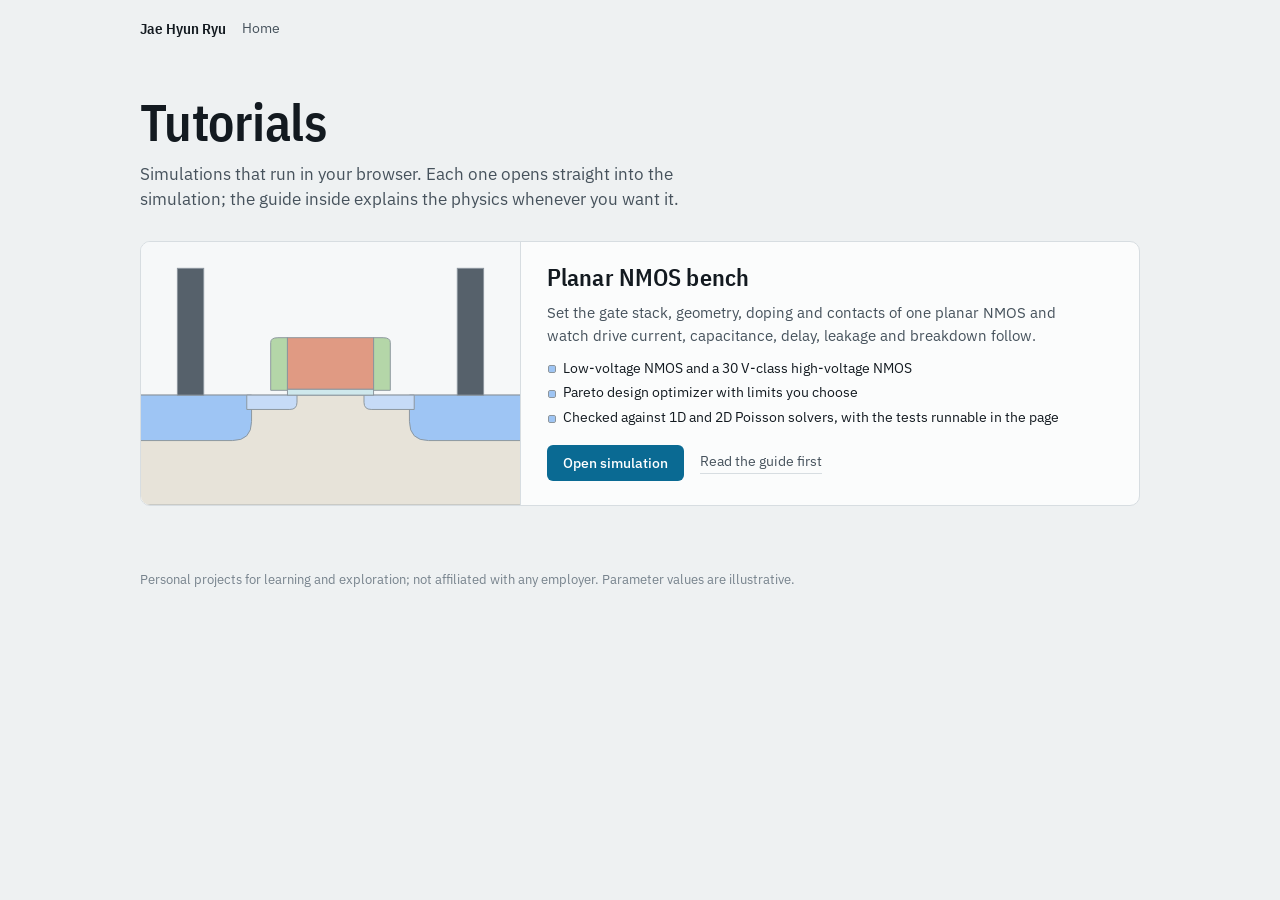
<file: tutorials/index.html>
<!DOCTYPE html>
<html lang="en">
<head>
<meta charset="UTF-8">
<meta name="viewport" content="width=device-width, initial-scale=1.0">
<title>Tutorials · Jae Hyun Ryu</title>
<meta name="description" content="Interactive simulations by Jae Hyun Ryu that run in the browser, each with a guide to the physics behind it.">
<link rel="preconnect" href="https://fonts.googleapis.com"><link rel="preconnect" href="https://fonts.gstatic.com" crossorigin>
<link rel="stylesheet" href="https://fonts.googleapis.com/css2?family=IBM+Plex+Sans:wght@400;500;600&family=IBM+Plex+Sans+Condensed:wght@600&display=swap">
<link rel="stylesheet" href="kit/gallery.css">
</head>
<body>
<nav class="top" aria-label="Site"><a class="me" href="../">Jae Hyun Ryu</a><a href="../">Home</a></nav>
<header class="head">
  <h1>Tutorials</h1>
  <p>Simulations that run in your browser. Each one opens straight into the simulation; the guide inside explains the physics whenever you want it.</p>
</header>
<main class="list" id="list"></main>
<footer>Personal projects for learning and exploration; not affiliated with any employer. Parameter values are illustrative.</footer>

<script>
/* Add a tutorial: append an entry. plate = inline SVG (viewBox 0 0 380 220), drawn with the material colours. */
var TUTORIALS=[
 {href:"planar-nmos/", title:"Planar NMOS bench",
  what:"Set the gate stack, geometry, doping and contacts of one planar NMOS and watch drive current, capacitance, delay, leakage and breakdown follow.",
  facts:["Low-voltage NMOS and a 30 V-class high-voltage NMOS","Pareto design optimizer with limits you choose","Checked against 1D and 2D Poisson solvers, with the tests runnable in the page"],
  plate:'<svg viewBox="0 0 380 220" preserveAspectRatio="xMidYMid slice" role="img" aria-label="Cross-section of a planar NMOS: gate, spacers, source and drain, contact plugs">'
   +'<g stroke="var(--m-edge)" stroke-width=".8">'
   +'<rect x="0" y="128" width="380" height="92" fill="var(--m-si)"/>'
   +'<rect x="0" y="128" width="26" height="70" fill="var(--m-ox)"/><rect x="354" y="128" width="26" height="70" fill="var(--m-ox)"/>'
   +'<path d="M26 128H124V150Q124 166 108 166H26Z" fill="var(--m-np)"/><path d="M354 128H256V150Q256 166 272 166H354Z" fill="var(--m-np)"/>'
   +'<path d="M120 128H162V134Q162 140 156 140H120Z" fill="var(--m-next)"/><path d="M260 128H218V134Q218 140 224 140H260Z" fill="var(--m-next)"/>'
   +'<path d="M140 124V84Q140 80 146 80H154V124Z" fill="var(--m-sp)"/><path d="M240 124V84Q240 80 234 80H226V124Z" fill="var(--m-sp)"/>'
   +'<rect x="154" y="123" width="72" height="5" fill="var(--m-ox)"/>'
   +'<rect x="154" y="80" width="72" height="43" fill="var(--m-poly)"/>'
   +'<rect x="62" y="22" width="22" height="106" fill="var(--m-w)"/><rect x="296" y="22" width="22" height="106" fill="var(--m-w)"/>'
   +'</g></svg>'}
];
var list=document.getElementById("list");
list.innerHTML=TUTORIALS.map(function(t){
  return '<article class="item">'
   +'<a class="plate" href="'+t.href+'" tabindex="-1" aria-hidden="true">'+t.plate+'<span class="ring"></span></a>'
   +'<div class="text"><h2><a href="'+t.href+'">'+t.title+'</a></h2><p class="what">'+t.what+'</p>'
   +'<ul class="facts">'+t.facts.map(function(f){return '<li>'+f+'</li>';}).join("")+'</ul>'
   +'<div class="acts"><a class="go" href="'+t.href+'">Open simulation</a><a class="sub" href="'+t.href+'#guide">Read the guide first</a></div></div></article>';
}).join("");
</script>
</body>
</html>
</file>
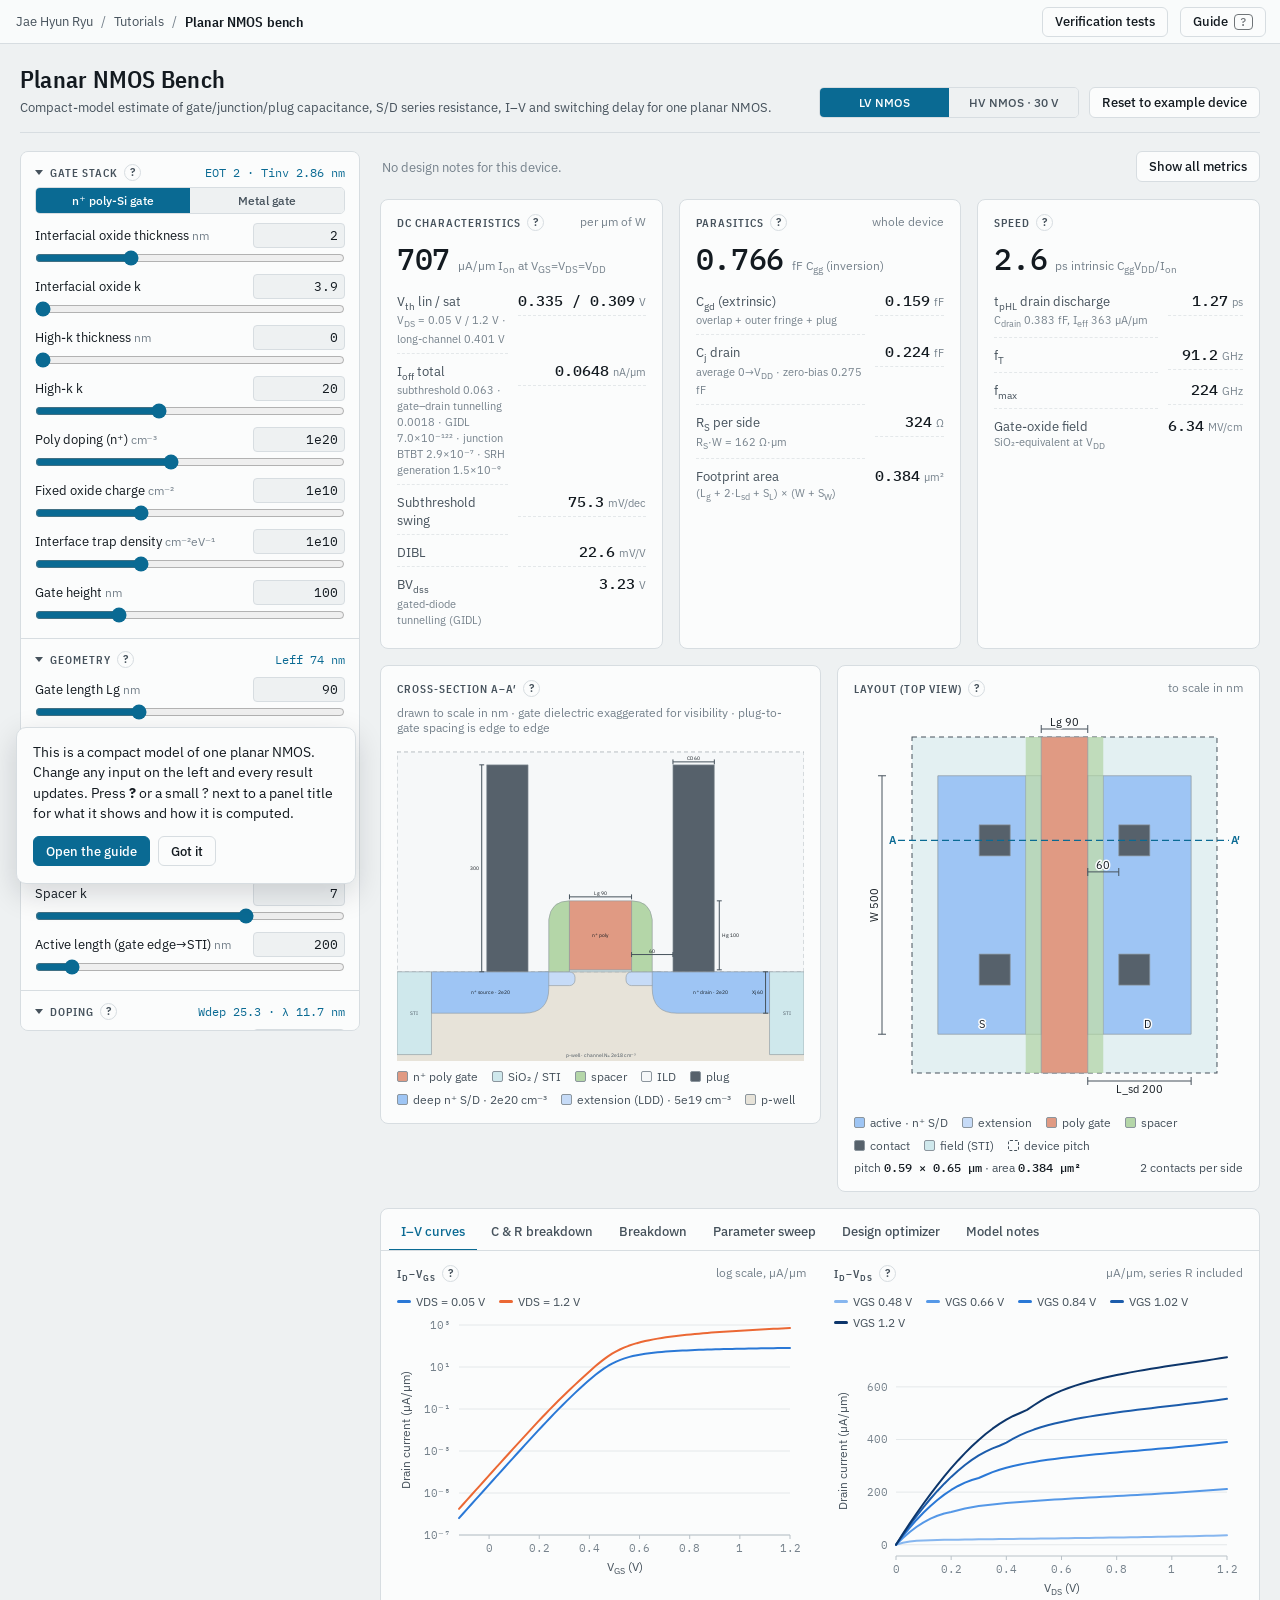
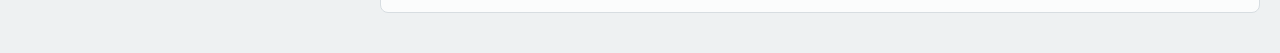
<file: tutorials/planar-nmos/index.html>
<!doctype html>
<html lang="en"><head><meta charset="utf-8"><meta name="viewport" content="width=device-width,initial-scale=1"><title>Planar NMOS bench · Tutorials · Jae Hyun Ryu</title><meta name="description" content="Interactive compact-model simulation of a planar NMOS: drive current, capacitance, delay, leakage, breakdown, a 30 V-class device and a design optimizer."><style>body{margin:0} /* keep the sticky input column below the tutorial bar */ @media (min-width:921px){aside.inputs{top:calc(var(--tk-bar) + 8px);max-height:calc(100vh - var(--tk-bar) - 16px)}}</style><link rel="stylesheet" href="../kit/shell.css">
</head><body>

<link rel="preconnect" href="https://fonts.googleapis.com">
<link rel="preconnect" href="https://fonts.gstatic.com" crossorigin>
<link rel="stylesheet" href="https://fonts.googleapis.com/css2?family=IBM+Plex+Mono:wght@400;500&family=IBM+Plex+Sans:wght@400;500;600&family=IBM+Plex+Sans+Condensed:wght@500;600&display=swap">
<style>
:root{
  --bg:#EEF1F2; --panel:#FBFCFC; --ink:#131A20; --ink2:#46525C; --muted:#76828C;
  --line:#D7DDE1; --grid:#E4E8EA; --axis:#B9C2C8;
  --accent:#0A6A93; --accent-soft:#DCEBF2; --accent-ink:#FFFFFF;
  --warn-bg:#FFF4DA; --warn-ink:#6B4A00; --warn-dot:#E0A100;
  --s1:#2a78d6; --s2:#eb6834;
  --q1:#86b6ef; --q2:#5598e7; --q3:#2a78d6; --q4:#1c5cab; --q5:#0d366b;
  --m-si:#E7E3D9; --m-well:#E7E3D9; --m-np:#9EC5F4; --m-next:#C6DBF7; --m-ddd:#DCE7F5; --m-ox:#CFE8EC; --m-hk:#EDBB55;
  --m-poly:#E09A83; --m-metal:#8E9CA9; --m-sp:#B4D6A8; --m-ild:#F6F8F9; --m-w:#56616B; --m-edge:#8B959D;
  --mono:"IBM Plex Mono", ui-monospace, "SFMono-Regular", Menlo, monospace;
  --sans:"IBM Plex Sans", system-ui, -apple-system, "Segoe UI", sans-serif;
  --cond:"IBM Plex Sans Condensed", "IBM Plex Sans", system-ui, sans-serif;
}
@media (prefers-color-scheme: dark){
  :root:not([data-theme="light"]){
    color-scheme:dark;
    --bg:#0E1316; --panel:#161D21; --ink:#E7ECEF; --ink2:#AAB5BD; --muted:#7D8993;
    --line:#29333A; --grid:#222B31; --axis:#3A464E;
    --accent:#4FB0D9; --accent-soft:#16303B; --accent-ink:#06151C;
    --warn-bg:#33290F; --warn-ink:#F2D489; --warn-dot:#F2B829;
    --s1:#3987e5; --s2:#d95926;
    --q1:#184f95; --q2:#256abf; --q3:#3987e5; --q4:#6da7ec; --q5:#b7d3f6;
    --m-si:#3A3731; --m-well:#3A3731; --m-np:#2D5C93; --m-next:#264366; --m-ddd:#2E3B4C; --m-ox:#1E3B42; --m-hk:#8C6A1F;
    --m-poly:#8A4B39; --m-metal:#56636F; --m-sp:#3C5E36; --m-ild:#1A2227; --m-w:#A4B0BA; --m-edge:#56626B;
  }
}
:root[data-theme="dark"]{
  color-scheme:dark;
  --bg:#0E1316; --panel:#161D21; --ink:#E7ECEF; --ink2:#AAB5BD; --muted:#7D8993;
  --line:#29333A; --grid:#222B31; --axis:#3A464E;
  --accent:#4FB0D9; --accent-soft:#16303B; --accent-ink:#06151C;
  --warn-bg:#33290F; --warn-ink:#F2D489; --warn-dot:#F2B829;
  --s1:#3987e5; --s2:#d95926;
  --q1:#184f95; --q2:#256abf; --q3:#3987e5; --q4:#6da7ec; --q5:#b7d3f6;
  --m-si:#3A3731; --m-well:#3A3731; --m-np:#2D5C93; --m-next:#264366; --m-ddd:#2E3B4C; --m-ox:#1E3B42; --m-hk:#8C6A1F;
  --m-poly:#8A4B39; --m-metal:#56636F; --m-sp:#3C5E36; --m-ild:#1A2227; --m-w:#A4B0BA; --m-edge:#56626B;
}
*{box-sizing:border-box}
[hidden]{display:none!important}
body{background:var(--bg);color:var(--ink);font-family:var(--sans);font-size:14px;line-height:1.45}
.wrap{max-width:1480px;margin:0 auto;padding-inline:20px;padding-block:18px 40px}
header.top{display:flex;flex-wrap:wrap;align-items:flex-end;justify-content:space-between;gap:12px;padding-bottom:14px;border-bottom:1px solid var(--line);margin-bottom:18px}
header.top h1{font-family:var(--cond);font-weight:600;font-size:24px;letter-spacing:.01em;margin:0;text-wrap:balance}
header.top p{margin:2px 0 0;color:var(--ink2);font-size:13px}
.btn{font:500 13px var(--sans);color:var(--ink);background:var(--panel);border:1px solid var(--line);border-radius:6px;padding:6px 12px;cursor:pointer}
.btn:hover{border-color:var(--accent);color:var(--accent)}
.btn:focus-visible, input:focus-visible, select:focus-visible, summary:focus-visible{outline:2px solid var(--accent);outline-offset:1px}
.app{display:grid;grid-template-columns:minmax(290px,340px) minmax(0,1fr);gap:20px;align-items:start}
@media (max-width:920px){.app{grid-template-columns:minmax(0,1fr)}}

/* ---------- inputs ---------- */
aside.inputs{position:sticky;top:env(safe-area-inset-top,0px);max-height:calc(100vh - 20px);overflow:auto;background:var(--panel);border:1px solid var(--line);border-radius:8px}
@media (max-width:920px){aside.inputs{position:static;max-height:none}}
.grp{border-bottom:1px solid var(--line);padding:12px 14px 10px}
.grp:last-child{border-bottom:0}
.grp-h{display:flex;justify-content:space-between;align-items:baseline;gap:8px;margin-bottom:6px}
.grp-h h2{font:600 11px var(--cond);letter-spacing:.09em;text-transform:uppercase;color:var(--ink2);margin:0}
.grp-h .derived{font:400 11.5px var(--mono);color:var(--accent);text-align:right}
.row{display:grid;grid-template-columns:1fr 92px;align-items:center;column-gap:8px;padding:3px 0}
.row label{font-size:12.5px;color:var(--ink)}
.row label .u{color:var(--muted);font-size:11.5px;margin-left:3px}
.row input[type=text]{width:100%;font:13px var(--mono);font-variant-numeric:tabular-nums;text-align:right;color:var(--ink);background:var(--bg);border:1px solid var(--line);border-radius:4px;padding:3px 6px}
.row input[type=text].bad{border-color:#d03b3b}
.row input[type=range]{grid-column:1 / -1;width:100%;margin:2px 0 2px;accent-color:var(--accent);height:16px}
.seg{display:flex;border:1px solid var(--line);border-radius:5px;overflow:hidden;margin:2px 0 6px}
.seg button{flex:1;font:500 12px var(--sans);padding:5px 0;background:var(--bg);color:var(--ink2);border:0;cursor:pointer}
.seg button[aria-pressed="true"]{background:var(--accent);color:var(--accent-ink)}
.hdr-ctl{display:flex;gap:10px;align-items:center;flex-wrap:wrap}
.hdr-ctl .seg{margin:0;min-width:260px}
.hdr-ctl .seg button{padding:7px 10px}

/* ---------- output ---------- */
main{display:flex;flex-direction:column;gap:16px;min-width:0}
.panel{background:var(--panel);border:1px solid var(--line);border-radius:8px;padding:14px 16px;min-width:0}
.panel h3{font:600 11px var(--cond);letter-spacing:.09em;text-transform:uppercase;color:var(--ink2);margin:0 0 10px;display:flex;justify-content:space-between;gap:8px;flex-wrap:wrap}
.panel h3 .note{font:400 11.5px var(--sans);letter-spacing:0;text-transform:none;color:var(--muted)}
.kpis{display:grid;grid-template-columns:repeat(3,minmax(0,1fr));gap:16px}
@media (max-width:1100px){.kpis{grid-template-columns:minmax(0,1fr)}}
.kv{display:grid;grid-template-columns:1fr auto;gap:2px 10px;align-items:baseline}
.kv .k{font-size:12.5px;color:var(--ink2);padding:5px 0;border-bottom:1px dashed var(--grid)}
.kv .v{font:500 15px var(--mono);font-variant-numeric:tabular-nums;text-align:right;padding:5px 0;border-bottom:1px dashed var(--grid);white-space:nowrap}
.kv .v small{font:400 11px var(--sans);color:var(--muted);margin-left:4px}
.kv .k small{display:block;font-size:11px;color:var(--muted)}
.kv > :nth-last-child(-n+2){border-bottom:0}
.hero{display:flex;align-items:baseline;gap:8px;margin:-2px 0 8px}
.hero b{font:500 30px var(--mono);letter-spacing:-.01em}
.hero span{color:var(--muted);font-size:12px}
.warns{display:flex;flex-direction:column;gap:6px}
/* at-a-glance: summary bar, compact metrics, input accordion, analysis tabs */
.glance-bar{display:flex;align-items:center;gap:10px;flex-wrap:wrap}
.glance-bar .sp{flex:1}
details.wbox{flex:1 1 420px;min-width:0}
details.wbox>summary{list-style:none;cursor:pointer;display:flex;align-items:center;gap:8px;background:var(--warn-bg);color:var(--warn-ink);border-radius:6px;padding:7px 10px;font-size:12.5px}
details.wbox>summary::-webkit-details-marker{display:none}
details.wbox>summary .n{font-weight:600;white-space:nowrap}
details.wbox>summary .first{overflow:hidden;text-overflow:ellipsis;white-space:nowrap;min-width:0;flex:1}
details.wbox>summary .chev{transition:transform .15s}
details.wbox[open]>summary .chev{transform:rotate(90deg)}
details.wbox .warns{margin-top:6px}
.wok{flex:1 1 420px;font-size:12.5px;color:var(--muted);padding:7px 2px}
.kpis:not(.all) .kv .more{display:none}
.kpis .kv .key-last{border-bottom:0}
.kpis.all .kv .key-last{border-bottom:1px dashed var(--grid)}
.grp-h{cursor:pointer;user-select:none}
.grp-h h2::before{content:"";display:inline-block;width:0;height:0;border-left:4px solid transparent;border-right:4px solid transparent;border-top:5px solid var(--ink2);margin:0 7px 2px 0;transition:transform .15s}
.grp.shut .grp-h h2::before{transform:rotate(-90deg)}
.grp.shut{padding-bottom:12px}
.grp.shut .grp-h{margin-bottom:0}
.grp.shut>:not(.grp-h){display:none}
.tabs{background:var(--panel);border:1px solid var(--line);border-radius:8px;min-width:0}
.tablist{display:flex;gap:2px;padding:6px 8px 0;border-bottom:1px solid var(--line);overflow-x:auto;scrollbar-width:thin}
.tablist button{font:500 13px var(--sans);color:var(--ink2);background:none;border:0;border-bottom:2px solid transparent;padding:8px 12px 9px;cursor:pointer;white-space:nowrap;margin-bottom:-1px}
.tablist button:hover{color:var(--ink)}
.tablist button[aria-selected="true"]{color:var(--accent);border-bottom-color:var(--accent)}
.tablist button:focus-visible{outline:2px solid var(--accent);outline-offset:-2px;border-radius:4px}
.tabpanes{padding:14px 16px 16px}
.tabpanes>[role=tabpanel]>.panel,.tabpanes>[role=tabpanel] .two>.panel{border:0;padding:0;background:none}
.tabpanes .two{gap:28px}
.warn{display:flex;gap:8px;align-items:flex-start;background:var(--warn-bg);color:var(--warn-ink);border-radius:6px;padding:7px 10px;font-size:12.5px}
.warn::before{content:"!";flex:none;display:inline-grid;place-items:center;width:16px;height:16px;border-radius:50%;background:var(--warn-dot);color:#1b1300;font:600 11px var(--sans);margin-top:1px}

.xs-wrap{overflow-x:auto}
.geo-row{display:flex;gap:16px;align-items:flex-start}
.geo-row>.panel:first-child{flex:1 1 0;min-width:0}
.geo-row>#lo-panel{flex:0 0 auto;max-width:100%}
@media (max-width:1180px){.geo-row{flex-direction:column}.geo-row>#lo-panel{width:auto!important}}
.geo-row .panel{display:flex;flex-direction:column}
.lo-wrap{flex:1;display:flex;align-items:center;justify-content:center;min-height:0}
#lo{display:block;width:100%;height:auto;max-height:400px;margin:0 auto}
.lo-foot{display:flex;justify-content:space-between;flex-wrap:wrap;gap:4px 12px;margin-top:6px;font-size:11.5px;color:var(--ink2)}
.lo-foot b{font:500 12px var(--mono);color:var(--ink)}
#xs{display:block;width:100%;height:auto;max-height:400px}
.legend{display:flex;flex-wrap:wrap;gap:6px 14px;margin-top:8px;font-size:11.5px;color:var(--ink2)}
.legend i{display:inline-block;width:11px;height:11px;border-radius:2px;margin-right:5px;vertical-align:-1px;border:1px solid var(--m-edge)}

.two{display:grid;grid-template-columns:repeat(2,minmax(0,1fr));gap:16px}
@media (max-width:1100px){.two{grid-template-columns:minmax(0,1fr)}}
.bars{display:flex;flex-direction:column;gap:7px}
.bar{display:grid;grid-template-columns:minmax(120px,170px) minmax(0,1fr) 92px;gap:10px;align-items:center;font-size:12.5px}
.bar .lab{color:var(--ink)}
.bar .lab small{display:block;color:var(--muted);font-size:11px}
.bar .track{height:10px;background:var(--grid);border-radius:0 4px 4px 0;overflow:hidden}
.bar .fill{height:100%;background:var(--accent);border-radius:0 4px 4px 0;min-width:1px}
.bar .fill.alt{background:var(--q2)}
.bar .val{font:13px var(--mono);font-variant-numeric:tabular-nums;text-align:right;white-space:nowrap}
.bar .val small{color:var(--muted);font-size:11px}
.sum{display:flex;justify-content:space-between;border-top:1px solid var(--line);margin-top:10px;padding-top:8px;font-size:12.5px;color:var(--ink2)}
.sum b{font:500 13px var(--mono);color:var(--ink)}
@media (max-width:520px){.bar{grid-template-columns:minmax(0,1fr) 84px}.bar .track{grid-column:1 / -1;grid-row:2}}

.chart{position:relative;min-height:250px}
.chart svg{display:block;width:100%;overflow:visible}
.chart .clegend{display:flex;flex-wrap:wrap;gap:4px 14px;font-size:11.5px;color:var(--ink2);margin-bottom:4px}
.chart .clegend i{display:inline-block;width:14px;height:3px;border-radius:2px;margin-right:5px;vertical-align:3px}
.tip{position:absolute;pointer-events:none;background:var(--panel);border:1px solid var(--line);box-shadow:0 4px 14px rgba(0,0,0,.12);border-radius:6px;padding:6px 8px;font:12px var(--mono);font-variant-numeric:tabular-nums;color:var(--ink);white-space:nowrap;z-index:5}
.tip .t{color:var(--muted);font-size:11px;margin-bottom:2px}
.tip i{display:inline-block;width:8px;height:8px;border-radius:50%;margin-right:5px}
.ctl{display:flex;flex-wrap:wrap;gap:8px 14px;align-items:center;margin-bottom:8px;font-size:12.5px;color:var(--ink2)}
.ctl select{font:13px var(--sans);color:var(--ink);background:var(--bg);border:1px solid var(--line);border-radius:5px;padding:4px 6px;max-width:100%}

details.model{font-size:13px;color:var(--ink2)}
details.model summary{cursor:pointer;font:600 11px var(--cond);letter-spacing:.09em;text-transform:uppercase;color:var(--ink2)}
details.model .cols{display:grid;grid-template-columns:repeat(auto-fit,minmax(280px,1fr));gap:6px 28px;margin-top:10px}
details.model h4{font:600 12.5px var(--sans);color:var(--ink);margin:10px 0 4px}
details.model p, details.model li{max-width:68ch;margin:0 0 4px}
details.model ul{padding-left:18px;margin:0}
details.model code{font:12px var(--mono);color:var(--ink)}
@media (prefers-reduced-motion:reduce){*{transition:none!important}}
/* ---------- optimizer ---------- */
.opt-grid{display:grid;grid-template-columns:minmax(280px,360px) minmax(0,1fr);gap:18px;align-items:start}
@media (max-width:1100px){.opt-grid{grid-template-columns:minmax(0,1fr)}}
.opt-block{border:1px solid var(--line);border-radius:6px;padding:10px 12px;margin-bottom:10px}
.opt-block h4{font:600 11px var(--cond);letter-spacing:.08em;text-transform:uppercase;color:var(--ink2);margin:0 0 8px;display:flex;justify-content:space-between;gap:8px}
.opt-block h4 span{font:400 11.5px var(--sans);letter-spacing:0;text-transform:none;color:var(--muted)}
.opt-vars{max-height:380px;overflow:auto;margin:0 -4px;padding:0 4px}
.opt-vars .g{font:600 10.5px var(--cond);letter-spacing:.08em;text-transform:uppercase;color:var(--muted);margin:8px 0 2px}
.ov{display:grid;grid-template-columns:34px minmax(0,1fr);gap:2px 8px;align-items:center;padding:3px 0}
.ov label.n{font-size:12.5px;cursor:pointer}
.ov label.n .u{color:var(--muted);font-size:11px;margin-left:3px}
.ov .b{grid-column:2;display:flex;gap:6px;align-items:center;font-size:11.5px;color:var(--muted)}
.ov .b input{width:78px;font:12px var(--mono);text-align:right;color:var(--ink);background:var(--bg);border:1px solid var(--line);border-radius:4px;padding:2px 5px}
.ov .b .flag{color:var(--warn-ink);background:var(--warn-bg);border-radius:4px;padding:0 5px}
.sw{position:relative;width:30px;height:17px;appearance:none;-webkit-appearance:none;background:var(--line);border-radius:9px;cursor:pointer;margin:0;transition:background .15s}
.sw::after{content:"";position:absolute;top:2px;left:2px;width:13px;height:13px;border-radius:50%;background:var(--panel);box-shadow:0 1px 2px rgba(0,0,0,.25);transition:left .15s}
.sw:checked{background:var(--accent)} .sw:checked::after{left:15px}
.orow{display:grid;grid-template-columns:auto minmax(0,1fr) auto;gap:6px;align-items:center;margin-bottom:6px;font-size:12.5px}
.orow select,.crow select,.crow input,.srow input{font:12.5px var(--sans);color:var(--ink);background:var(--bg);border:1px solid var(--line);border-radius:4px;padding:3px 5px;min-width:0}
.crow{display:grid;grid-template-columns:minmax(0,1fr) 52px 76px 24px;gap:6px;align-items:center;margin-bottom:6px}
.crow input,.srow input{font-family:var(--mono);text-align:right}
.crow button{border:0;background:none;color:var(--muted);cursor:pointer;font-size:16px;line-height:1;padding:0}
.crow button:hover{color:var(--ink)}
.srow{display:grid;grid-template-columns:minmax(0,1fr) 76px;gap:6px 8px;align-items:center;font-size:12.5px;margin-bottom:6px}
.btnrow{display:flex;gap:8px;align-items:center;flex-wrap:wrap;margin-top:6px}
.btn.primary{background:var(--accent);border-color:var(--accent);color:var(--accent-ink)}
.btn.primary:hover{color:var(--accent-ink);filter:brightness(1.08)}
.btn:disabled{opacity:.5;cursor:default}
.ostat{font-size:12px;color:var(--ink2)}
.hint{font-size:11.5px;color:var(--muted);margin:6px 0 0}
.opt-legend{display:flex;flex-wrap:wrap;gap:4px 14px;font-size:11.5px;color:var(--ink2);margin-bottom:4px}
.opt-legend i{display:inline-block;width:9px;height:9px;border-radius:50%;margin-right:5px;vertical-align:0}
#opt-plot svg{display:block;width:100%}
.sel{border:1px solid var(--line);border-radius:6px;padding:10px 12px;margin-top:10px}
.sel h4{margin:0 0 8px;font:600 12.5px var(--sans)}
.sel table{border-collapse:collapse;width:100%;font-size:12.5px}
.sel td,.sel th{padding:3px 6px;border-bottom:1px solid var(--grid);text-align:right;font-variant-numeric:tabular-nums}
.sel td:first-child,.sel th:first-child{text-align:left}
.sel th{font-weight:500;color:var(--muted);font-size:11.5px}
.sel .two{gap:14px}
.vpass{color:#0c7a0c;font-weight:600} .vfail{color:#c23030;font-weight:600}
:root[data-theme="dark"] .vpass{color:#5CCB5C} :root[data-theme="dark"] .vfail{color:#F08080}
@media (prefers-color-scheme: dark){:root:not([data-theme="light"]) .vpass{color:#5CCB5C}:root:not([data-theme="light"]) .vfail{color:#F08080}}
</style>

<div class="wrap">
  <header class="top">
    <div>
      <h1>Planar NMOS Bench</h1>
      <p id="subtitle">Compact-model estimate of gate/junction/plug capacitance, S/D series resistance, I–V and switching delay for one planar NMOS.</p>
    </div>
    <div class="hdr-ctl">
      <div class="seg" id="devsel" role="group" aria-label="Device type"><button type="button" data-dev="lv">LV NMOS</button><button type="button" data-dev="hv">HV NMOS · 30 V</button></div>
      <button class="btn" id="reset" type="button">Reset to example device</button>
    </div>
  </header>

  <div class="app">
    <aside class="inputs" id="inputs" aria-label="Device parameters"></aside>

    <main>
      <div class="glance-bar">
        <details class="wbox" id="wbox" hidden><summary><span class="chev">▸</span><span class="n" id="wcount"></span><span class="first" id="wfirst"></span></summary><div id="warns" class="warns"></div></details>
        <div class="wok" id="wok">No design notes for this device.</div>
        <button class="btn" id="kpi-all" type="button" aria-pressed="false">Show all metrics</button>
      </div>

      <section class="kpis" id="kpis">
        <div class="panel">
          <h3><span>DC characteristics</span> <span class="note">per µm of W</span></h3>
          <div class="hero"><b id="h-ion">–</b><span>µA/µm I<sub>on</sub> at V<sub>GS</sub>=V<sub>DS</sub>=V<sub>DD</sub></span></div>
          <div class="kv" id="kv-dc"></div>
        </div>
        <div class="panel">
          <h3><span>Parasitics</span> <span class="note">whole device</span></h3>
          <div class="hero"><b id="h-cgg">–</b><span>fF C<sub>gg</sub> (inversion)</span></div>
          <div class="kv" id="kv-par"></div>
        </div>
        <div class="panel">
          <h3><span>Speed</span></h3>
          <div class="hero"><b id="h-tau">–</b><span>ps intrinsic C<sub>gg</sub>V<sub>DD</sub>/I<sub>on</sub></span></div>
          <div class="kv" id="kv-spd"></div>
        </div>
      </section>


      <div class="geo-row">
      <section class="panel">
        <h3><span>Cross-section A–A′</span> <span class="note" id="xs-note">drawn to scale except gate dielectric</span></h3>
        <div class="xs-wrap"><svg id="xs" role="img" aria-label="Device cross-section"></svg></div>
        <div class="legend" id="xs-legend"></div>
      </section>
      <section class="panel" id="lo-panel">
        <h3><span>Layout (top view)</span> <span class="note" id="lo-note">to scale · one device pitch</span></h3>
        <div class="lo-wrap"><svg id="lo" role="img" aria-label="Device layout, top view"></svg></div>
        <div class="legend" id="lo-legend"></div>
        <div class="lo-foot" id="lo-foot"></div>
      </section>
      </div>

      <section class="tabs" id="tabs">
        <div class="tablist" role="tablist" aria-label="Analyses"><button type="button" role="tab" id="tab-iv" aria-controls="pane-iv" aria-selected="false" tabindex="-1" data-tab="iv">I–V curves</button><button type="button" role="tab" id="tab-rc" aria-controls="pane-rc" aria-selected="false" tabindex="-1" data-tab="rc">C &amp; R breakdown</button><button type="button" role="tab" id="tab-bv" aria-controls="pane-bv" aria-selected="false" tabindex="-1" data-tab="bv">Breakdown</button><button type="button" role="tab" id="tab-sweep" aria-controls="pane-sweep" aria-selected="false" tabindex="-1" data-tab="sweep">Parameter sweep</button><button type="button" role="tab" id="tab-opt" aria-controls="pane-opt" aria-selected="false" tabindex="-1" data-tab="opt">Design optimizer</button><button type="button" role="tab" id="tab-notes" aria-controls="pane-notes" aria-selected="false" tabindex="-1" data-tab="notes">Model notes</button></div>
        <div class="tabpanes">
        <div role="tabpanel" id="pane-iv" aria-labelledby="tab-iv" hidden>
      <section class="two">
        <div class="panel">
          <h3><span>I<sub>D</sub>–V<sub>GS</sub></span> <span class="note">log scale, µA/µm</span></h3>
          <div class="chart" id="c-idvg"></div>
        </div>
        <div class="panel">
          <h3><span>I<sub>D</sub>–V<sub>DS</sub></span> <span class="note">µA/µm, series R included</span></h3>
          <div class="chart" id="c-idvd"></div>
        </div>
      </section>
        </div>
        <div role="tabpanel" id="pane-rc" aria-labelledby="tab-rc" hidden>
      <section class="two">
        <div class="panel">
          <h3><span>Capacitance breakdown</span> <span class="note">fF · inversion (on) state</span></h3>
          <div class="bars" id="cbars"></div>
          <div class="sum"><span>C<sub>gg</sub> on / off</span><b id="csum">–</b></div>
        </div>
        <div class="panel">
          <h3><span>Series resistance per side</span> <span class="note">Ω · source = drain</span></h3>
          <div class="bars" id="rbars"></div>
          <div class="sum"><span>R<sub>S</sub> = R<sub>D</sub> · I<sub>on</sub> loss vs. R<sub>S</sub>=0</span><b id="rsum">–</b></div>
        </div>
      </section>
        </div>
        <div role="tabpanel" id="pane-bv" aria-labelledby="tab-bv" hidden>
      <section class="panel" id="hf">
        <h3><span>Breakdown &amp; hot carriers</span> <span class="note" id="hf-note">drain–source, gate and body at source</span></h3>
        <div class="two">
          <div>
            <div class="hero"><b id="h-bv">–</b><span>V BV<sub>dss</sub> · <span id="h-bvmech"></span></span></div>
            <div class="kv" id="kv-hf"></div>
          </div>
          <div>
            <div class="bars" id="bvbars"></div>
            <p class="hint" style="font-size:11.5px;color:var(--muted);margin:8px 0 0">Each bar is the drain voltage at which that mechanism alone breaks the device (current mechanisms use the criterion set under Operating point). The shortest bar sets BV<sub>dss</sub>; the dashed line marks V<sub>DD</sub>.</p>
          </div>
        </div>
      </section>
        </div>
        <div role="tabpanel" id="pane-sweep" aria-labelledby="tab-sweep" hidden>
      <section class="panel">
        <h3><span>Parameter sweep</span> <span class="note">all other inputs held at current values · dashed line = current value</span></h3>
        <div class="ctl">
          <label for="sw-p">Sweep</label><select id="sw-p"></select>
          <label for="sw-m">Plot</label><select id="sw-m"></select>
        </div>
        <div class="chart" id="c-sweep"></div>
      </section>
        </div>
        <div role="tabpanel" id="pane-opt" aria-labelledby="tab-opt" hidden>
      <section class="panel" id="opt">
        <h3><span>Design optimizer</span> <span class="note">NSGA-II genetic algorithm · switch on only the knobs you want it to move</span></h3>
        <div class="opt-grid">
          <div>
            <div class="opt-block">
              <h4>Knobs to optimize <span id="opt-count"></span></h4>
              <div class="opt-vars" id="opt-vars"></div>
              <p class="hint">Other inputs stay at their current values in the panel on the left. Default bounds are the ranges where the calibrated parts of the model were checked.</p>
            </div>
            <div class="opt-block">
              <h4>Goals</h4>
              <div class="orow"><span>X</span><select id="opt-o1" aria-label="First goal"></select><select id="opt-d1" aria-label="First goal direction"><option value="min">minimise</option><option value="max">maximise</option></select></div>
              <div class="orow"><span>Y</span><select id="opt-o2" aria-label="Second goal"></select><select id="opt-d2" aria-label="Second goal direction"><option value="min">minimise</option><option value="max">maximise</option></select></div>
            </div>
            <div class="opt-block">
              <h4>Limits</h4>
              <div id="opt-cons"></div>
              <button class="btn" type="button" id="opt-addc">Add limit</button>
            </div>
            <div class="opt-block">
              <h4>Search</h4>
              <div class="srow"><label for="opt-dl">L<sub>g</sub> process variation ± (nm, judged at the worst corner)</label><input id="opt-dl" type="text" inputmode="decimal" value="0"></div>
              <div class="srow"><label for="opt-pop">Population</label><input id="opt-pop" type="text" inputmode="numeric" value="60"></div>
              <div class="srow"><label for="opt-gen">Generations</label><input id="opt-gen" type="text" inputmode="numeric" value="60"></div>
              <div class="btnrow"><button class="btn primary" type="button" id="opt-run">Run optimizer</button><button class="btn" type="button" id="opt-stop" disabled>Stop</button><span class="ostat" id="opt-status"></span></div>
            </div>
          </div>
          <div>
            <div class="opt-legend" id="opt-legend"></div>
            <div class="chart" id="opt-plot"></div>
            <p class="hint" id="opt-hint">Run the optimizer, then click a point on the front to inspect it.</p>
            <div id="opt-sel"></div>
          </div>
        </div>
      </section>

        </div>
        <div role="tabpanel" id="pane-notes" aria-labelledby="tab-notes" hidden>
      <section class="panel">
        <details class="model" open>
          <summary>Model equations and assumptions</summary>
          <div class="cols">
            <div>
              <h4>Gate stack and threshold</h4>
              <p><code>EOT = t<sub>IL</sub>·3.9/k<sub>IL</sub> + t<sub>HK</sub>·3.9/k<sub>HK</sub></code>. Inversion capacitance uses <code>T<sub>oxe</sub> = EOT + 0.4 nm</code> (inversion-charge centroid) + poly-depletion width·3.9/11.7, evaluated at V<sub>DD</sub>.</p>
              <p>Long-channel <code>V<sub>th</sub> = V<sub>FB</sub> + 2φ<sub>F</sub> + qN<sub>A</sub>W<sub>dmax</sub>/C<sub>ox</sub></code>; n<sup>+</sup> poly gives <code>φ<sub>ms</sub> = −(E<sub>g</sub>/2+φ<sub>F</sub>)</code>, metal gives <code>φ<sub>m</sub> − (χ + E<sub>g</sub>/2 + φ<sub>F</sub>)</code>, χ = 4.05 eV. No fixed oxide charge, uniform channel doping (no halo profile).</p>
              <p>Short-channel roll-off and DIBL, BSIM3 form: <code>ΔV<sub>th</sub> = −DVT0·θ(DVT1)·(V<sub>bi</sub>−2φ<sub>F</sub>) − ETA0·θ(DSUB)·V<sub>DS</sub></code>, <code>θ(D) = e<sup>−D·L<sub>eff</sub>/2λ</sup> + 2e<sup>−D·L<sub>eff</sub>/λ</sup></code>, <code>λ = √(ε<sub>Si</sub>/ε<sub>ox</sub>·EOT·W<sub>dmax</sub>)·(X<sub>j,ext</sub>/W<sub>dmax</sub>)<sup>0.227</sup></code>. DVT0 = 4.08, DVT1 = 0.602, ETA0 = 0.695, DSUB = 1.10 and the X<sub>j</sub> exponent were fitted to a 2D Poisson solver (see tests) and checked on held-out devices. Subthreshold swing factor with the Taur–Ning short-channel term: <code>n = m·[1 + (11·EOT/W<sub>dmax</sub>)·e<sup>−πL<sub>eff</sub>/2(W<sub>dmax</sub>+3EOT)</sup>]</code>.</p>
              <h4>Drain current</h4>
              <p>BSIM3-style single-piece model: smoothed V<sub>gsteff</sub> covering subthreshold to strong inversion, body factor <code>m = 1 + 3T<sub>ox</sub>/W<sub>dmax</sub></code>, velocity saturation with <code>E<sub>sat</sub> = 2v<sub>sat</sub>/μ<sub>eff</sub></code>, v<sub>sat</sub>(T) = 2.4×10<sup>7</sup>/(1+0.8e<sup>T/600</sup>) cm/s. Channel-length modulation is not modeled beyond DIBL.</p>
              <p>Universal mobility: <code>μ<sub>eff</sub> = 540·(T/300)<sup>−1.5</sup> / [1 + (E<sub>eff</sub>/1 MV/cm)<sup>1.85</sup>]</code>, <code>E<sub>eff</sub> = (V<sub>gsteff</sub> + 2V<sub>th</sub> + 0.2)/(6T<sub>oxe</sub>)</code>. No strain, no Coulomb term at low field.</p>
              <p>Series R is solved self-consistently: <code>I = f(V<sub>GS</sub>−IR<sub>S</sub>, V<sub>DS</sub>−2IR<sub>S</sub>)</code> by bisection.</p>
            </div>
            <div>
              <h4>Capacitance</h4>
              <ul>
                <li>Channel: <code>C<sub>inv</sub>·W·L<sub>eff</sub></code> (off state: C<sub>ox</sub> in series with depletion).</li>
                <li>Overlap: <code>C<sub>ox</sub>·W·L<sub>ov</sub></code> per side.</li>
                <li>Outer fringe (Shrivastava–Fitzpatrick quarter-circle arcs), split by medium, with the plug cutting the arcs only over the width it covers (N<sub>p</sub>·CD): <code>(2W/π)ε<sub>0</sub>[k<sub>sp</sub>ln(W<sub>sp</sub>/t<sub>ox</sub>) + k<sub>ILD</sub>ln(r<sub>max</sub>/W<sub>sp</sub>)]</code>, r<sub>max</sub> = min(H<sub>g</sub>, plug gap).</li>
                <li>Inner fringe <code>(2ε<sub>Si</sub>W/π)ln(1+X<sub>j,ext</sub>/2t<sub>ox</sub>)</code>, counted only in the off state (screened by inversion).</li>
                <li>Plug–gate: parallel plate over facing height min(H<sub>g</sub>, H<sub>plug</sub>) × plug CD, spacer and ILD in series, plus Palmer edge fringes for the plug's width and height edges, added per edge, plus coupling from the plug above the gate top to the gate top surface (saturates one gap above the gate).</li>
                <li>Junction: abrupt one-sided; bottom (deep S/D and extension to well) plus channel-side sidewall to N<sub>A</sub>. The other three sidewalls are assumed STI-bounded. Drain uses the large-signal average over 0→V<sub>DD</sub> reverse bias.</li>
              </ul>
              <h4>Resistance (per side)</h4>
              <ul>
                <li>Resistivity from Caughey–Thomas electron mobility, full ionization.</li>
                <li>Channel → extension front end: over the overlap the gate-induced accumulation sheet (at V<sub>GS</sub> = V<sub>DD</sub>) and the extension sheet form a two-sheet transmission line, in parallel with Ng–Lynch edge spreading <code>(2ρ<sub>ext</sub>/π)ln(0.75X<sub>j,ext</sub>/2 nm)</code>. Coupling resistivity 0.2·ρ<sub>ext</sub>X<sub>j,ext</sub> calibrated to a 2D resistor solver. R<sub>S</sub> falls for the first few nm of overlap and then rises again.</li>
                <li>Extension under spacer: <code>ρ<sub>ext</sub>W<sub>sp</sub>/(W·X<sub>j,ext</sub>)</code>. Deep S/D sheet from spacer edge to plug.</li>
                <li>Contact: <code>ρ<sub>c</sub> ∝ exp(φ<sub>B</sub>/E<sub>0</sub>)</code>, <code>E<sub>0</sub> = E<sub>00</sub>coth(E<sub>00</sub>/kT)</code>, m* = 0.3m<sub>0</sub>; prefactor calibrated to ρ<sub>c</sub> = 1×10<sup>−7</sup> Ω·cm² at 1×10<sup>20</sup> cm<sup>−3</sup>, φ<sub>B</sub> = 0.6 eV, 300 K. Plug footprint is CD², no transfer-length or current-crowding correction.</li>
                <li>Gate: distributed <code>R<sub>g</sub> = R<sub>sh</sub>·W/(3L<sub>g</sub>)</code>, contacted at one end.</li>
              </ul>
              <h4>Speed metrics</h4>
              <ul>
                <li>Intrinsic delay <code>C<sub>gg</sub>V<sub>DD</sub>/I<sub>on</sub></code>.</li>
                <li>Discharge delay <code>t<sub>pHL</sub> = C<sub>drain</sub>V<sub>DD</sub>/(2I<sub>eff</sub>)</code>, <code>I<sub>eff</sub> = [I(V<sub>DD</sub>,V<sub>DD</sub>/2) + I(V<sub>DD</sub>/2,V<sub>DD</sub>)]/2</code> (Na et al., IEDM 2002). Gate held at V<sub>DD</sub>, so no Miller multiplication; that enters with the inverter.</li>
                <li><code>f<sub>T</sub> = g<sub>m</sub>/2πC<sub>gg</sub></code>; <code>f<sub>max</sub> = f<sub>T</sub>/2√[g<sub>ds</sub>(R<sub>g</sub>+R<sub>S</sub>) + 2πf<sub>T</sub>R<sub>g</sub>C<sub>gd</sub>]</code>.</li>
              </ul>
              <h4>Body bias, oxide charge, output conductance</h4><p>Body effect through ψ<sub>s</sub> = 2φ<sub>F</sub> + V<sub>SB</sub> in V<sub>th</sub>, the body factor and the SCE length. Fixed oxide charge shifts V<sub>FB</sub> by −qQ<sub>f</sub>/C<sub>ox</sub>; interface traps add qD<sub>it</sub> to the subthreshold capacitance. Channel-length modulation ΔL = l·ln[1 + (V<sub>DS</sub> − V<sub>DSat</sub>)/(l·E<sub>sat</sub>)], l = √(3·EOT·X<sub>j,ext</sub>), above threshold only; current × (1 + ΔL/L<sub>eff</sub>). The strength coefficient is an input (1 = textbook Ko form, not fitted; 0 turns CLM off). With CLM the default I<sub>on</sub> is about 27% higher than without.</p>
<h4>Impact ionisation and breakdown</h4><ul><li>Substrate current (Chan/Hu): I<sub>sub</sub>/I<sub>D</sub> = (A<sub>i</sub>/B<sub>i</sub>)(V<sub>DS</sub>−V<sub>DSat</sub>)e<sup>−B<sub>i</sub>l/(V<sub>DS</sub>−V<sub>DSat</sub>)</sup>, l = 0.22·t<sub>ox</sub><sup>1/3</sup>X<sub>j</sub><sup>1/2</sup>; drain current includes the multiplication.</li><li>Junction avalanche: ionisation integral (Van Overstraeten–de Man coefficients with their temperature factor) over the field of a cylindrical junction edge of radius X<sub>j</sub>.</li><li>Zener: junction band-to-band current reaches the criterion. Gated diode: GIDL reaches the criterion, or avalanche with the gate-induced field (V<sub>DG</sub>−E<sub>g</sub>)/(3·EOT) added over √(3·EOT·X<sub>j,ext</sub>).</li><li>Punch-through: V<sub>GS</sub> = 0 channel current (with DIBL) reaches the criterion.</li><li>On-state snapback: I<sub>sub</sub>·R<sub>sub</sub> = 0.7 V. SRH generation q·n<sub>i</sub>·W<sub>dep</sub>·A/(2τ<sub>g</sub>) is added to I<sub>off</sub>. Pelgrom σV<sub>th</sub> = A<sub>VT</sub>/√(W·L<sub>eff</sub>), A<sub>VT</sub> ≈ 1 mV·µm per nm EOT × (N<sub>A</sub>/10¹⁸)<sup>¼</sup>.</li></ul>
<h4>HV device (30 V class)</h4><ul><li>Drain: shallow LDD drift from under the gate to an n⁺ placed a drift length L<sub>off</sub> from the gate edge, and a deep n⁻ (DDD) under the n⁺ that overhangs toward the gate by O<sub>ddd</sub>.</li><li>Drift resistance: parallel sheets (LDD, and LDD + DDD over the overhang) thinned by the drift–well depletion at the local bias (JFET). Current per width J(E) = G·E/(1 + E/E<sub>s</sub>) + κ·S(E): ohmic with velocity saturation up to the Kirk current q·N·v<sub>sat</sub>·t, plus space-charge-limited conduction beyond it (κ = 2ε·v<sub>sat</sub>·t/ℓ). The overhang entry adds a two-sheet transmission-line term. Low-current drift R agrees with a 2D resistor within 4%.</li><li>Breakdown: gate-edge / drift-surface avalanche from a quasi-2D surface Poisson model (gate field, drift depletion, RESURF from the body), the LDD channel-side corner, and the n⁺/DDD bottom corner (layered cylindrical junction). Checked against a 2D Poisson + field-line ionisation reference: rms 7–17% by data set for LDD ≥ 3 × N<sub>A</sub> and oxide ≥ 35 nm.</li><li>Punch-through: no HV short-channel current model (V<sub>th</sub> is long-channel). A 1D reach-through voltage across L<sub>eff</sub> (drift included) is reported as a conservative bound, below the 2D onset on all 48 reference devices, and is kept out of BV<sub>dss</sub>.</li><li>BV<sub>dss</sub> is defined with the body at the source (V<sub>SB</sub> = 0). Pass voltage: V<sub>DD</sub> − V<sub>out</sub> = V<sub>th</sub>(V<sub>SB</sub> + V<sub>out</sub>). Field transistor: n⁺ poly over the field oxide with the channel-stop doping.</li></ul>
<h4>Layout footprint</h4><p>Area per device pitch <code>(L<sub>g</sub> + 2·L<sub>sd</sub> + S<sub>L</sub>)·(W + S<sub>W</sub>)</code>, with the isolation space shared half-and-half with neighbours. In contact-rule mode <code>L<sub>sd</sub> = plug gap + CD + enclosure</code>, so shrinking the plug gap or CD also shrinks the active, the drain junction and the footprint.</p><h4>Leakage</h4><ul><li>Gate direct tunnelling: Schuegraf–Hu for the SiO₂ layer (φ<sub>B</sub> 3.1 eV, m* 0.40 m₀) with the WKB attenuation of a HfO₂-like high-k layer (1.5 eV, 0.18 m₀); oxide voltage split by EOT. On state: gate-to-channel over W·L<sub>eff</sub>. Off state: gate-to-drain through the overlap.</li><li>Junction band-to-band tunnelling (Sze & Ng) at the drain extension–channel sidewall and the S/D bottom, using the peak junction field at V<sub>DD</sub>.</li><li>GIDL: same tunnelling expression with the Chan et al. surface field (V<sub>DG</sub> − E<sub>g</sub>)/(3·EOT) over the overlap plus 2 nm. Order-of-magnitude only.</li></ul>
<p>Geometric clamps such as min(H<sub>g</sub>, H<sub>plug</sub>) give slope kinks (not jumps) in sweeps. Not modeled: quantum V<sub>th</sub> shift, halo/retrograde profiles, narrow-width effects, self-heating. Treat outputs as trend and sensitivity estimates, not sign-off numbers.</p>
            </div>
          </div>
        </details>
      </section>
        </div>
        </div>
      </section>
    </main>
  </div>
</div>

<script src="nmos_model.js"></script>
<script src="optimizer.js"></script>
<script src="tests/reference_solvers.js"></script>
<script>
(()=>{
"use strict";
/* ================= model (shared with tests/) ================= */
const {GROUPS,DEF,PRESETS,paramsFor,model}=window.NMOS;
const nm=1e-7;
let P={...DEF};
let PARAMS=paramsFor(P.dev);          // ranges and visible inputs of the current device type

/* ================= formatting ================= */
const sup={"-":"⁻","0":"⁰","1":"¹","2":"²","3":"³","4":"⁴","5":"⁵","6":"⁶","7":"⁷","8":"⁸","9":"⁹","+":""};
function fmt(v,d=3){
  if(!isFinite(v)) return "–";
  const a=Math.abs(v);
  if(a!==0&&(a>=1e5||a<1e-3)){const [mm,ee]=v.toExponential(d-1).split("e");return mm+"×10"+String(+ee).split("").map(c=>sup[c]).join("");}
  if(a>=100) return v.toFixed(Math.max(0,d-3));
  return (+v.toPrecision(d)).toString();
}
function fmtIn(v,d){
  if(d.log&&(v>=1e4||v<1e-2)){const [mm,ee]=v.toExponential(2).split("e");return (+mm)+"e"+(+ee);}
  if(d.int) return String(Math.round(v));
  return (+v.toPrecision(4)).toString();
}
const esc=s=>String(s).replace(/[&<>"]/g,c=>({"&":"&amp;","<":"&lt;",">":"&gt;",'"':"&quot;"}[c]));

/* ================= input panel ================= */
// collapsible groups (state per browser; contacts and layout start collapsed)
const GRP_DEF_SHUT={plug:1,layout:1};
function grpShut(id){ try{ const v=localStorage.getItem("nmos-grp-"+id); if(v!==null) return v==="1"; }catch(e){} return !!GRP_DEF_SHUT[id]; }
function toggleGrp(sec){ const shut=!sec.classList.contains("shut"); sec.classList.toggle("shut",shut); sec.querySelector(".grp-h").setAttribute("aria-expanded",String(!shut)); try{localStorage.setItem("nmos-grp-"+sec.dataset.grp,shut?"1":"0");}catch(e){} }
document.addEventListener("click",e=>{ const h=e.target.closest(".grp-h"); if(!h||e.target.closest(".tk-help")) return; toggleGrp(h.parentElement); });
document.addEventListener("keydown",e=>{ const h=e.target.closest&&e.target.closest(".grp-h"); if(h&&(e.key==="Enter"||e.key===" ")){ e.preventDefault(); toggleGrp(h.parentElement); } });
const inputsEl=document.getElementById("inputs");
function buildInputs(){
  let html="";
  GROUPS.forEach(g=>{
    html+=`<section class="grp${grpShut(g.id)?" shut":""}" data-grp="${g.id}"><div class="grp-h" role="button" tabindex="0" aria-expanded="${!grpShut(g.id)}"><h2>${g.name}</h2><span class="derived" id="der-${g.id}"></span></div>`;
    if(g.id==="stack"){
      html+=`<div class="seg" role="group" aria-label="Gate electrode"><button type="button" data-gate="poly">n⁺ poly-Si gate</button><button type="button" data-gate="metal">Metal gate</button></div>`;
    }
    if(g.id==="layout"){
      html+=`<div class="seg" role="group" aria-label="Active length"><button type="button" data-lsd="manual">Active length: as entered</button><button type="button" data-lsd="auto">From contact rule</button></div>`;
    }
    PARAMS.filter(d=>d.g===g.id).forEach(d=>{
      html+=`<div class="row" id="row-${d.k}"><label for="in-${d.k}">${d.l}${d.u?`<span class="u">${d.u}</span>`:""}</label>
        <input type="text" id="in-${d.k}" inputmode="decimal" spellcheck="false" autocomplete="off">
        <input type="range" id="sl-${d.k}" min="0" max="1000" step="1" aria-label="${esc(d.l)} slider"></div>`;
    });
    html+=`</section>`;
  });
  inputsEl.innerHTML=html;
  PARAMS.forEach(d=>{
    const t=document.getElementById("in-"+d.k), s=document.getElementById("sl-"+d.k);
    t.addEventListener("change",()=>{
      const v=parseFloat(t.value.replace(/,/g,""));
      if(!isFinite(v)||v<d.min*0.999999||v>d.max*1.000001){t.classList.add("bad");t.title=`Enter a value from ${fmtIn(d.min,d)} to ${fmtIn(d.max,d)}`;return;}
      t.classList.remove("bad");t.title="";
      P[d.k]=d.int?Math.round(v):v; syncInput(d); schedule();
    });
    s.addEventListener("input",()=>{
      const f=s.value/1000;
      let v=d.log?Math.pow(10,Math.log10(d.min)+f*(Math.log10(d.max)-Math.log10(d.min))):d.min+f*(d.max-d.min);
      if(d.log) v=+v.toPrecision(3); else if(d.int) v=Math.round(v); else v=Math.round(v/d.st)*d.st;
      v=+v.toPrecision(6);
      P[d.k]=v; t.value=fmtIn(v,d); t.classList.remove("bad"); schedule();
    });
  });
  inputsEl.querySelectorAll("[data-gate]").forEach(b=>b.addEventListener("click",()=>{P.gate=b.dataset.gate;syncAll();schedule();}));
  inputsEl.querySelectorAll("[data-lsd]").forEach(b=>b.addEventListener("click",()=>{P.lsdAuto=b.dataset.lsd==="auto";syncAll();schedule();}));
}
function syncInput(d){
  const t=document.getElementById("in-"+d.k), s=document.getElementById("sl-"+d.k), v=P[d.k];
  t.value=fmtIn(v,d);
  const f=d.log?(Math.log10(v)-Math.log10(d.min))/(Math.log10(d.max)-Math.log10(d.min)):(v-d.min)/(d.max-d.min);
  s.value=Math.round(Math.min(1,Math.max(0,f))*1000);
}
function syncAll(){
  PARAMS.forEach(d=>{syncInput(d); document.getElementById("row-"+d.k).hidden = d.show?!d.show(P):false;});
  inputsEl.querySelectorAll("[data-gate]").forEach(b=>b.setAttribute("aria-pressed",String(b.dataset.gate===P.gate)));
  inputsEl.querySelectorAll("[data-lsd]").forEach(b=>b.setAttribute("aria-pressed",String((b.dataset.lsd==="auto")===!!P.lsdAuto)));
  // in contact-rule mode the active length is derived: show it, lock the input
  const auto=!!P.lsdAuto, li=document.getElementById("in-Lsd"), ls=document.getElementById("sl-Lsd");
  li.disabled=ls.disabled=auto; if(auto) li.value=fmtIn(P.dpg+P.CD+P.eAct,{});
  li.title=auto?"Set by the contact rule: plug gap + CD + enclosure":"";
}

/* ================= outputs ================= */
const $=id=>document.getElementById(id);
// rows: [label, value, unit, note, key]. Rows without key are hidden until "Show all metrics" is on.
function kv(el,rows){ const lastKey=rows.map(r=>!!r[4]).lastIndexOf(true);
  el.innerHTML=rows.map((r,i)=>{const c=(r[4]?"":"more")+(i===lastKey?" key-last":""); return `<div class="k ${c}">${r[0]}${r[3]?`<small>${r[3]}</small>`:""}</div><div class="v ${c}">${r[1]}<small>${r[2]||""}</small></div>`;}).join("");}

function renderKPIs(M){
  const Wum=M.W/1000;
  $("h-ion").textContent=fmt(M.Ion*1e6/Wum,3);
  kv($("kv-dc"),[
    ["V<sub>th</sub> lin / sat",`${fmt(M.VthLin,3)} / ${fmt(M.VthSat,3)}`,"V",`V<sub>DS</sub> = 0.05 V / ${fmt(M.p.VDD,3)} V · long-channel ${fmt(M.VthL,3)} V`,1],
    ["I<sub>off</sub> total",fmt(M.IoffTot*1e9/Wum,3),"nA/µm",`subthreshold ${fmt(M.Ioff*1e9/Wum,2)} · gate–drain tunnelling ${fmt(M.Iedt*1e9/Wum,2)} · GIDL ${fmt(M.Igidl*1e9/Wum,2)} · junction BTBT ${fmt(M.Ibtbt*1e9/Wum,2)} · SRH generation ${fmt(M.Igen*1e9/Wum,2)}`,1],
    ["I<sub>on</sub>/I<sub>off</sub>",fmt(M.Ion/M.IoffTot,3),""],
    ["I<sub>g</sub> on (gate tunnelling)",fmt(M.Igc*1e9/Wum,3),"nA/µm",`V<sub>ox</sub> ${fmt(M.VoxOn,3)} V at V<sub>GS</sub> = V<sub>DD</sub>`],
    ["Subthreshold swing",fmt(M.SS,3),"mV/dec","",!M.hv],
    ["DIBL",fmt(M.DIBL,3),"mV/V","",!M.hv],
    ["BV<sub>dss</sub>",fmt(M.BVdss,3),"V",M.breakdown().mech,1],
    ["R<sub>on</sub>·W",fmt(M.Ron*Wum,3),"Ω·µm","V<sub>DS</sub> = 0.05 V"],
    ...(M.hv?[
      ["Specific R<sub>on</sub>·A",fmt(M.RonA,3),"mΩ·mm²",`R<sub>on</sub> × footprint ${fmt(M.areaUm2,3)} µm²`,1],
      ["Pass voltage at V<sub>G</sub> = V<sub>DD</sub>",fmt(M.Vpass,3),"V",`body effect: V<sub>G</sub> − V<sub>out</sub> = V<sub>th</sub>(V<sub>SB</sub> + V<sub>out</sub>) · gate needed to pass V<sub>DD</sub>: ${fmt(M.VgReq,3)} V`,1],
      ["Field-transistor V<sub>th</sub>",fmt(M.VthFld,3),"V",`poly over ${fmt(M.p.tfox,3)} nm field oxide, channel stop ${fmtIn(M.p.Nfld,{log:1})} cm⁻³`]
    ]:[])
  ]);
  $("h-cgg").textContent=fmt(M.CggOn*1e15,3);
  kv($("kv-par"),[
    ["C<sub>gg</sub> off",fmt(M.CggOff*1e15,3),"fF","depletion + fringes"],
    ["C<sub>gd</sub> (extrinsic)",fmt(M.Cgd*1e15,3),"fF","overlap + outer fringe + plug",1],
    ["C<sub>j</sub> drain",fmt(M.CjAvg*1e15,3),"fF",`average 0→V<sub>DD</sub> · zero-bias ${fmt(M.Cj0*1e15,3)} fF`,1],
    ["R<sub>S</sub> per side",fmt(M.Rs,3),"Ω",`R<sub>S</sub>·W = ${fmt(M.Rs*Wum,3)} Ω·µm`,1],
    ["R<sub>g</sub> gate",fmt(M.Rg,3),"Ω",`R<sub>sh</sub> ${fmt(M.RshG,3)} Ω/□`],
    ["ρ<sub>c</sub> contact",fmt(M.rhoc,3),"Ω·cm²"],
    ["Footprint area",fmt(M.areaUm2,3),"µm²",`(L<sub>g</sub> + 2·L<sub>sd</sub> + S<sub>L</sub>) × (W + S<sub>W</sub>)${M.p.lsdAuto?" · L<sub>sd</sub> from contact rule":""}`,1],
    ["I<sub>on</sub> per area",fmt(M.Ion*1e6/M.areaUm2,3),"µA/µm²",`whole device I<sub>on</sub> ${fmt(M.Ion*1e6,3)} µA`]
  ]);
  $("h-tau").textContent=fmt(M.tau*1e12,3);
  kv($("kv-spd"),[
    ["t<sub>pHL</sub> drain discharge",fmt(M.tpHL*1e12,3),"ps",`C<sub>drain</sub> ${fmt(M.Cdrain*1e15,3)} fF, I<sub>eff</sub> ${fmt(M.Ieff*1e6/Wum,3)} µA/µm`,1],
    ["Gate RC  R<sub>g</sub>·C<sub>gg</sub>",fmt(M.tauG*1e12,3),"ps"],
    ["g<sub>m</sub>",fmt(M.gm*1e6/Wum,3),"µS/µm"],
    ["f<sub>T</sub>",fmt(M.fT/1e9,3),"GHz","",1],
    ["f<sub>max</sub>",fmt(M.fmax/1e9,3),"GHz","",1],
    ["Gate-oxide field",fmt(M.Eox/1e6,3),"MV/cm","SiO₂-equivalent at V<sub>DD</sub>",1]
  ]);
  $("der-stack").textContent=`EOT ${fmt(M.EOT/nm,3)} · Tinv ${fmt(M.Toxe/nm,3)} nm`;
  $("der-geo").textContent=`Leff ${fmt(M.LeffNm,3)} nm`+(M.hv?` · drift ${fmt(M.Loff,3)} nm`:"");
  $("der-dop").textContent=`Wdep ${fmt(M.Wd/nm,3)} · λ ${fmt(M.lam/nm,3)} nm`;
  $("der-plug").textContent=`ρc ${fmt(M.rhoc,2)} Ω·cm²`;
  $("der-op").textContent=`vT ${fmt(M.vt*1000,3)} mV`;
  $("der-layout").textContent=`${fmt(M.areaUm2,3)} µm² · margin ${fmt(M.actMargin,3)} nm`;
  if(P.lsdAuto){ const li=document.getElementById("in-Lsd"); if(li) li.value=fmtIn(M.p.Lsd,{}); }
}

function renderWarns(M){
  const p=M.p, w=[];
  if(p.dpg<p.Wsp) w.push(`Plug-to-gate spacing (${p.dpg} nm) is smaller than the spacer width (${p.Wsp} nm): the plug lands on the spacer. S/D sheet resistance is set to zero and the plug–gate gap is all spacer dielectric.`);
  if(M.actMargin<0) w.push(M.hv&&p.dpg<M.Loff+p.eAct?`Contact is not inside the n⁺: the plug starts ${fmt(p.dpg,3)} nm from the gate but the n⁺ begins at the drift length ${fmt(M.Loff,3)} nm (+ ${fmt(p.eAct,3)} nm enclosure). Move the plug out or shorten the drift.`:`Contact does not fit in the active: plug gap + CD + enclosure needs ${fmt(p.dpg+p.CD+p.eAct,3)} nm, but gate edge → STI is ${fmt(p.Lsd,3)} nm. Lengthen the active or switch to "From contact rule".`);
  if(p.Np*p.CD>p.W) w.push(`${p.Np} plugs × ${p.CD} nm CD is wider than W = ${p.W} nm.`);
  if(!M.hv&&p.Xjext>p.Xj) w.push(`Extension junction is deeper than the deep S/D junction.`);
  if(M.hv){
    if(p.Next<3*p.Na||p.tIL<35) w.push(`HV breakdown model was checked against the 2D solver for LDD doping ≥ 3 × channel doping and oxide ≥ 35 nm; this device is outside that (${p.Next<3*p.Na?`N<sub>ext</sub>/N<sub>A</sub> = ${fmt(p.Next/p.Na,2)}`:`oxide ${fmt(p.tIL,3)} nm`}). Use the 2D re-check.`);
    if(Math.abs(p.Na/p.Nwell-1)>0.05) w.push(`Channel doping differs from the well doping. The HV 2D references use one uniform body doping, so the HV breakdown and punch-through models are unchecked for N<sub>A</sub> ≠ N<sub>well</sub>.`);
    { const vrt=M.VRT; if(vrt<p.VDD) w.push(`Punch-through risk: the 1D reach-through bound (${fmt(vrt,3)} V) is below V<sub>DD</sub>. The HV model has no short-channel current, so I<sub>off</sub> and BV<sub>dss</sub> do not show punch-through; the bound is conservative (2D onset is usually well above it). Lengthen L<sub>g</sub> or raise N<sub>A</sub>, or check with the 2D re-check.`); }
    if(M.VthFld<1.1*p.VDD) w.push(`Field-transistor V<sub>th</sub> (${fmt(M.VthFld,3)} V) is within 10% of V<sub>DD</sub>: a poly line at V<sub>DD</sub> over the field oxide can invert the surface between neighbouring n⁺ regions. Raise the channel-stop doping or the field-oxide thickness.`);
    if(M.Eox>6e6&&M.Eox<=7e6) w.push(`Gate-oxide field ${fmt(M.Eox/1e6,3)} MV/cm: HV oxides are usually kept at or below about 5–6 MV/cm for long-term stress.`);
  }
  if(p.Next>p.Nsd) w.push(`Extension (LDD) doping ${fmtIn(p.Next,{log:1})} cm⁻³ is higher than the deep S/D doping ${fmtIn(p.Nsd,{log:1})} cm⁻³. In a normal LDD process the extension is the lighter implant.`);
  if(p.Lg-2*p.Lov<10) w.push(`Effective channel length is below 10 nm (Lg − 2·overlap). The short-channel model is outside its range.`);
  if(M.DIBL>150) w.push(`DIBL is ${fmt(M.DIBL,3)} mV/V: severe short-channel effect. Increase channel doping, thin the gate dielectric or lengthen Lg.`);
  if(M.VthSat<0) w.push(`V<sub>th,sat</sub> is negative: the device is normally on.`);
  if(M.Eox>7e6) w.push(`Gate dielectric field is ${fmt(M.Eox/1e6,3)} MV/cm (SiO₂-equivalent), above the ~7 MV/cm range usually allowed for reliability.`);
  { const b=M.breakdown();
    if(b.BVdss<=p.VDD) w.push(`V<sub>DD</sub> (${fmt(p.VDD,3)} V) is at or above BV<sub>dss</sub> (${fmt(b.BVdss,3)} V, ${b.mech}). The device breaks down in normal operation.`);
    else if(b.BVdss<1.2*p.VDD) w.push(`BV<sub>dss</sub> (${fmt(b.BVdss,3)} V, ${b.mech}) leaves less than 20% margin above V<sub>DD</sub>.`);
    if(!M.hv&&b.snapOn<1.1*p.VDD) w.push(`On-state snapback triggers at ${fmt(b.snapOn,3)} V, within 10% of V<sub>DD</sub>. Raise the substrate tie density (lower R<sub>sub</sub>) or reduce the drain field.`);
    if(M.IsubRatio>0.1) w.push(`I<sub>sub</sub>/I<sub>D</sub> = ${fmt(M.IsubRatio,2)} at V<sub>GS</sub> = V<sub>DD</sub>/2: strong hot-carrier stress (hot-carrier lifetime scales roughly as (I<sub>sub</sub>/I<sub>D</sub>)<sup>−3</sup>). The local-field model overstates I<sub>sub</sub> below about 1.5 V, so treat values there as an upper bound.`); }
  if(M.Igc>0.01*M.Ion) w.push(`Gate tunnelling current in the on state is ${fmt(M.Igc/M.Ion*100,2)}% of I<sub>on</sub>. Thicken the dielectric or use high-k.`);
  { const leak=[["gate–drain tunnelling",M.Iedt],["GIDL",M.Igidl],["junction band-to-band tunnelling",M.Ibtbt]].sort((a,b)=>b[1]-a[1])[0];
    if(leak[1]>M.Ioff) w.push(`Off-state leakage is dominated by ${leak[0]} (${fmt(leak[1]/M.IoffTot*100,2)}% of total I<sub>off</sub>), not by subthreshold conduction.`); }
  $("warns").innerHTML=w.map(s=>`<div class="warn"><div>${s}</div></div>`).join("");
  $("wbox").hidden=!w.length; $("wok").hidden=!!w.length;
  if(w.length){ $("wcount").textContent=w.length===1?"1 design note":`${w.length} design notes`; const d=document.createElement("div"); d.innerHTML=w[0]; $("wfirst").textContent=d.textContent; }
}

function bars(el,items,unit,total){
  const max=Math.max(...items.map(i=>i.v),1e-30);
  el.innerHTML=items.map(i=>`<div class="bar"><div class="lab">${i.l}${i.s?`<small>${i.s}</small>`:""}</div>
    <div class="track"><div class="fill${i.alt?" alt":""}" style="width:${(i.v/max*100).toFixed(2)}%"></div></div>
    <div class="val">${fmt(i.v,3)} <small>${total?Math.round(i.v/total*100)+"%":unit}</small></div></div>`).join("");
}
function renderBreakdown(M){
  const f=1e15;
  bars($("cbars"),[
    {l:"Channel (inversion)",s:"C<sub>inv</sub>·W·L<sub>eff</sub>",v:M.Cch*f},
    {l:"Overlap ×2",s:"gate over extension",v:2*M.Cov*f},
    {l:"Outer fringe ×2",s:"through spacer + ILD",v:2*M.Cof*f},
    {l:"Plug–gate ×2",s:`${M.p.Np} plug${M.p.Np>1?"s":""} per side`,v:2*M.Cpg*f},
    {l:"Drain junction",s:"not in C<sub>gg</sub> · avg 0→V<sub>DD</sub>",v:M.CjAvg*f,alt:1},
    {l:"Inner fringe ×2",s:"not in C<sub>gg</sub> on · off state only",v:2*M.Cif*f,alt:1}
  ],"fF",M.CggOn*f);
  // percentages relative to Cgg on; junction/inner fringe marked separately
  $("csum").textContent=`${fmt(M.CggOn*f,3)} / ${fmt(M.CggOff*f,3)} fF`;
  bars($("rbars"),[
    {l:"Spreading + overlap",s:"channel → extension (accumulation)",v:M.Rspr},
    ...(M.hv?[{l:"Drift (LDD + DDD)",s:"low-current value · JFET and quasi-saturation act at bias",v:M.Rdrift}]:[{l:"Extension",s:"under spacer",v:M.Rext}]),
    {l:M.hv?"n⁺ sheet":"Deep S/D sheet",s:`${fmt(M.RshSD,3)} Ω/□, ${M.hv?"n⁺ edge":"spacer"} → plug`,v:M.Rsd},
    {l:"Contact",s:"plug bottom / n⁺ Si",v:M.Rc},
    {l:"Plug body",s:`${M.p.Np} × ${M.p.CD} nm square`,v:M.Rplug}
  ],"Ω",M.Rs);
  $("rsum").textContent=`${fmt(M.Rs,3)} Ω · −${fmt((1-M.Ion/M.Ion0)*100,3)}%`;
}

/* ================= breakdown & hot carriers ================= */
function renderHF(M){
  const b=M.breakdown(), V=M.p.VDD, Wum=M.W/1000;
  $("h-bv").textContent=fmt(b.BVdss,3);
  $("h-bvmech").textContent=b.mech;
  kv($("kv-hf"),[
    ["Snapback trigger (on state)",fmt(b.snapOn,3),"V",`V<sub>GS</sub> = V<sub>DD</sub>: I<sub>sub</sub>·R<sub>sub</sub> = 0.7 V · margin to V<sub>DD</sub> ${fmt(b.snapOn-V,3)} V`],
    ["I<sub>sub</sub>/I<sub>D</sub> (hot-carrier stress)",fmt(M.IsubRatio,3),"",`V<sub>GS</sub> = V<sub>DD</sub>/2, V<sub>DS</sub> = V<sub>DD</sub> · peak lateral field ${fmt(M.EmaxHC/1e5,3)}×10⁵ V/cm`],
    ["Drain current with avalanche",fmt(M.IonM*1e6/Wum,3),"µA/µm",`I<sub>on</sub> without it ${fmt(M.Ion*1e6/Wum,3)} µA/µm`],
    ["Early voltage V<sub>A</sub>",fmt(M.VA,3),"V","I<sub>on</sub>/g<sub>ds</sub>, channel-length modulation + DIBL"],
    ["σV<sub>th</sub> (Pelgrom)",fmt(M.sigmaVth*1000,3),"mV",`A<sub>VT</sub> ${fmt(M.AVT,2)} mV·µm · V<sub>th,sat</sub> − 3σ = ${fmt(M.VthSat-3*M.sigmaVth,3)} V`],
    ["SRH generation leakage",fmt(M.Igen*1e9/Wum,3),"nA/µm",`τ<sub>g</sub> ${fmt(M.p.taug,3)} µs, drain depletion at ${fmt(V+M.Vsb,3)} V`],
    M.hv?["Punch-through bound V<sub>RT</sub>",fmt(b.vpt,3),"V","1D reach-through across L<sub>eff</sub> with the drift; conservative, not in BV<sub>dss</sub>"]
        :["Depletion reach-through (indicator)",fmt(b.vreach,3),"V","1D: drain and source depletion meet; not used for BV"]
  ].filter(r=>!(M.hv&&/Snapback|I<sub>sub<\/sub>\/I/.test(r[0]))).concat(M.hv?[["Hot carriers / snapback","–","","HV: the Hu substrate-current model applies to the channel pinch-off; drift-region (Kirk) ionisation is not modelled"]]:[]));
  const fin=v=>isFinite(v)&&v<499;
  const mx=Math.max(...b.list.map(x=>Math.min(fin(x[1])?x[1]:Infinity,3*Math.max(b.BVdss,V))),V*1.1);
  $("bvbars").innerHTML=b.list.map(([n,v])=>{const w=Math.min(v,mx)/mx*100, lim=v===b.BVdss;
    return `<div class="bar"><div class="lab">${esc(n)}</div><div class="track" style="position:relative"><div class="fill${lim?"":" alt"}" style="width:${w.toFixed(1)}%"></div><div style="position:absolute;top:-3px;bottom:-3px;left:${(V/mx*100).toFixed(1)}%;border-left:2px dashed var(--ink2)"></div></div><div class="val">${fin(v)?fmt(v,3):"none"} <small>${fin(v)?"V":""}</small></div></div>`;}).join("");
}

/* ================= cross-section ================= */
function renderXS(M){
  const p=M.p, svg=$("xs");
  const sti=50, half=p.Lg/2+p.Lsd;
  const xL=-(half+sti), xR=half+sti, Wtot=xR-xL;
  const u=Wtot/820; // ≈ nm per px at 820 px
  const tox=Math.max(p.tIL+p.tHK,4*u);
  const tIL=tox*(p.tIL/(p.tIL+p.tHK||1)), tHK=tox-tIL;
  const topH=Math.max(p.Hp,p.Hg+tox)+26*u+14*u;
  const hv=M.hv, Lo=M.Loff;
  const botH=Math.max(p.Xj,p.Xjext,hv?p.Xjddd:0)+Math.max(70,40*u);
  const yT=-topH, H=topH+botH;
  svg.setAttribute("viewBox",`${xL} ${yT} ${Wtot} ${H}`);
  const fs=11*u, st=`vector-effect="non-scaling-stroke"`;
  const r=(x,y,w,h,c,extra="")=>`<rect x="${x}" y="${y}" width="${Math.max(w,0)}" height="${Math.max(h,0)}" style="fill:var(${c});stroke:var(--m-edge);stroke-width:.6" ${st} ${extra}/>`;
  const txt=(x,y,s,anchor="middle",c="--ink2",extra="")=>`<text x="${x}" y="${y}" text-anchor="${anchor}" style="fill:var(${c});font:${fs}px var(--sans)" ${extra}>${s}</text>`;
  const gE=p.Lg/2;
  let s="";
  // substrate
  s+=`<rect x="${xL}" y="0" width="${Wtot}" height="${botH}" style="fill:var(--m-si)"/>`;
  // ILD
  s+=`<rect x="${xL}" y="${yT+14*u}" width="${Wtot}" height="${-(yT+14*u)}" style="fill:var(--m-ild);stroke:var(--m-edge);stroke-width:.6;stroke-dasharray:4 3" ${st}/>`;
  const stiD=Math.min(botH-8*u,Math.max(p.Xj+40,120,hv?p.Xjddd+60:0));
  [-1,1].forEach(sg=>{
    const x0=sg<0?xL:half;
    s+=r(x0,0,sti,stiD,"--m-ox");
    // HV: deep n⁻ (DDD) under the n⁺, overhanging toward the gate by O_ddd
    if(hv&&p.Xjddd>0){ const a=gE+Math.max(Lo-Math.min(p.Oddd,Lo),0), b=half, rr=Math.min(p.Xjddd*0.5,(b-a)/2);
      const X=v=>sg*v; s+=`<path d="M${X(a)} 0 V${p.Xjddd-rr} Q${X(a)} ${p.Xjddd} ${X(a+rr)} ${p.Xjddd} H${X(b)} V0 Z" style="fill:var(--m-ddd);stroke:var(--m-edge);stroke-width:.6" ${st}/>`; }
    // extension (HV: the drift LDD from under the gate to the n⁺)
    const exA=gE-p.Lov, exB=hv?Math.min(gE+Lo+Math.max(p.Xjext,30),half):gE+p.Wsp+Math.min(20,p.Lsd-p.Wsp);
    const ex0=sg<0?-exB:exA;
    s+=`<rect x="${ex0}" y="0" width="${exB-exA}" height="${p.Xjext}" rx="${Math.min(p.Xjext*0.6,8)}" style="fill:var(--m-next);stroke:var(--m-edge);stroke-width:.6" ${st}/>`;
    // deep S/D (HV: n⁺ starts at the drift length, not at the spacer)
    const dA=gE+(hv?Math.min(Lo,p.Lsd-10):Math.min(p.Wsp,p.Lsd-10)), dB=half;
    const d0=sg<0?-dB:dA;
    const rr=Math.min(p.Xj*0.6,(dB-dA)/2);
    if(sg>0) s+=`<path d="M${dA} 0 V${p.Xj-rr} Q${dA} ${p.Xj} ${dA+rr} ${p.Xj} H${dB} V0 Z" style="fill:var(--m-np);stroke:var(--m-edge);stroke-width:.6" ${st}/>`;
    else s+=`<path d="M${-dA} 0 V${p.Xj-rr} Q${-dA} ${p.Xj} ${-dA-rr} ${p.Xj} H${-dB} V0 Z" style="fill:var(--m-np);stroke:var(--m-edge);stroke-width:.6" ${st}/>`;
    // spacer
    const spH=p.Hg+tox, rad=Math.min(p.Wsp,spH)*0.9;
    if(sg>0) s+=`<path d="M${gE} 0 V${-spH} Q${gE+rad} ${-spH} ${gE+p.Wsp} ${-spH+rad} V0 Z" style="fill:var(--m-sp);stroke:var(--m-edge);stroke-width:.6" ${st}/>`;
    else s+=`<path d="M${-gE} 0 V${-spH} Q${-gE-rad} ${-spH} ${-gE-p.Wsp} ${-spH+rad} V0 Z" style="fill:var(--m-sp);stroke:var(--m-edge);stroke-width:.6" ${st}/>`;
    // plugs
    const pA=gE+p.dpg, p0=sg<0?-(pA+p.CD):pA;
    s+=r(p0,-p.Hp,p.CD,p.Hp,"--m-w");
  });
  // gate stack
  s+=r(-gE,-tIL,p.Lg,tIL,"--m-ox");
  if(tHK>0) s+=r(-gE,-tox,p.Lg,tHK,"--m-hk");
  s+=r(-gE,-tox-p.Hg,p.Lg,p.Hg,p.gate==="poly"?"--m-poly":"--m-metal");

  // labels
  s+=txt(xL+sti/2,Math.min(stiD/2+fs/3,stiD-2*u),"STI","middle","--ink2");
  s+=txt(xR-sti/2,Math.min(stiD/2+fs/3,stiD-2*u),"STI","middle","--ink2");
  const sdX=hv?gE+Lo+(p.Lsd-Lo)/2:gE+p.Wsp+(p.Lsd-p.Wsp)/2;
  s+=txt(-sdX,Math.max(p.Xj/2,fs)+fs/3,`n⁺ source · ${fmtIn(p.Nsd,{log:1})}`,"middle","--ink");
  s+=txt(sdX,Math.max(p.Xj/2,fs)+fs/3,`n⁺ drain · ${fmtIn(p.Nsd,{log:1})}`,"middle","--ink");
  s+=txt(0,botH-10*u,`p-well · channel Nₐ ${fmtIn(p.Na,{log:1})} cm⁻³`,"middle","--ink2");
  s+=txt(0,-tox-p.Hg/2+fs/3,p.gate==="poly"?"n⁺ poly":"metal","middle","--ink");

  // dimension helpers
  const dimH=(x1,x2,y,label,above=true)=>{
    const tk=5*u;
    return `<g style="stroke:var(--ink2);stroke-width:1" ${st}><line x1="${x1}" y1="${y}" x2="${x2}" y2="${y}" ${st}/><line x1="${x1}" y1="${y-tk}" x2="${x1}" y2="${y+tk}" ${st}/><line x1="${x2}" y1="${y-tk}" x2="${x2}" y2="${y+tk}" ${st}/></g>`+
      txt((x1+x2)/2,above?y-4*u:y+fs+2*u,label,"middle","--ink");
  };
  const dimV=(x,y1,y2,label,side=1)=>{
    const tk=5*u;
    return `<g style="stroke:var(--ink2);stroke-width:1" ${st}><line x1="${x}" y1="${y1}" x2="${x}" y2="${y2}" ${st}/><line x1="${x-tk}" y1="${y1}" x2="${x+tk}" y2="${y1}" ${st}/><line x1="${x-tk}" y1="${y2}" x2="${x+tk}" y2="${y2}" ${st}/></g>`+
      txt(x+side*6*u,(y1+y2)/2+fs/3,label,side>0?"start":"end","--ink");
  };
  const gTop=-tox-p.Hg;
  s+=dimH(-gE,gE,gTop-8*u,`Lg ${fmtIn(p.Lg,{})}`);
  // plug gap on drain side, placed low within facing height
  const yGap=-Math.min(p.Hg,p.Hp)*0.25;
  s+=dimH(gE,gE+p.dpg,yGap,`${fmtIn(p.dpg,{})}`,true);
  s+=dimH(gE+p.dpg,gE+p.dpg+p.CD,-p.Hp-6*u,`CD ${fmtIn(p.CD,{})}`);
  s+=dimV(-(gE+p.dpg+p.CD)-10*u,-p.Hp,0,`${fmtIn(p.Hp,{})}`,-1);
  s+=dimV(gE+p.dpg+p.CD+10*u,gTop,-tox,`Hg ${fmtIn(p.Hg,{})}`,1);
  s+=dimV(half-8*u,0,p.Xj,`Xj ${fmtIn(p.Xj,{})}`,-1);
  if(hv){ s+=dimH(gE,gE+Lo,Math.max(p.Xjext,p.Xj)+fs*0.2+(p.Xjddd>0?Math.min(p.Xjddd-Math.max(p.Xjext,p.Xj),40*u)/2:12*u),`drift ${fmtIn(Lo,{})}`,false);
    s+=txt(gE+Lo/2,Math.max(p.Xjext/2,fs)+fs/3,`LDD ${fmtIn(p.Next,{log:1})}`,"middle","--ink");
    if(p.Xjddd>Math.max(p.Xj,p.Xjext)+2*fs) s+=txt(sdX,(Math.max(p.Xj,p.Xjext)+p.Xjddd)/2+fs/3,`DDD ${fmtIn(p.Nddd,{log:1})}`,"middle","--ink2"); }
  svg.innerHTML=s;
  $("xs-note").textContent=`drawn to scale in nm · gate dielectric ${(p.tIL+p.tHK)<4*u?"exaggerated for visibility":"to scale"} · plug-to-gate spacing is edge to edge`;
  const legend=[["--m-poly","n⁺ poly gate",P.gate==="poly"],["--m-metal","metal gate",P.gate==="metal"],["--m-ox","SiO₂ / STI",1],["--m-hk","high-k",P.tHK>0],["--m-sp","spacer",1],["--m-ild","ILD",1],["--m-w","plug",1],["--m-np",`deep n⁺ S/D · ${fmtIn(P.Nsd,{log:1})} cm⁻³`,1],["--m-next",`${P.dev==="hv"?"drift LDD":"extension (LDD)"} · ${fmtIn(P.Next,{log:1})} cm⁻³`,1],["--m-ddd",`DDD (deep n⁻) · ${fmtIn(P.Nddd,{log:1})} cm⁻³`,P.dev==="hv"],["--m-si","p-well",1]];
  $("xs-legend").innerHTML=legend.filter(l=>l[2]).map(l=>`<span><i style="background:var(${l[0]})"></i>${l[1]}</span>`).join("");
}

/* ================= layout (top view) ================= */
function renderLayout(M){
  const p=M.p, svg=$("lo"), hv=M.hv, gE=p.Lg/2, half=gE+p.Lsd;
  const cx=half+p.SL/2, cy0=-p.SW/2, cy1=p.W+p.SW/2;          // one device pitch: (L_g + 2L_sd + S_L) × (W + S_W)
  const Lpitch=2*cx, Wpitch=cy1-cy0;
  // size the panel to the drawing's aspect so a tall HV layout does not squeeze the cross-section
  const pxH=400, mLp=58, mRp=26, mTp=30, mBp=34;               // margins in screen px for labels and dimensions
  const pxW=Math.min(460,Math.max(250,(Wpitch>0?Lpitch/Wpitch:1)*(pxH-mTp-mBp)+mLp+mRp));
  $("lo-panel").style.width=(pxW+34)+"px";
  const u=Math.max(Lpitch/(pxW-mLp-mRp), Wpitch/(pxH-mTp-mBp)); // drawing units (nm) per screen px
  const vbW=Lpitch+(mLp+mRp)*u, vbH=Wpitch+(mTp+mBp)*u, x0=-cx-mLp*u, y0=cy0-mTp*u;
  svg.setAttribute("viewBox",`${x0} ${y0} ${vbW} ${vbH}`);
  svg.style.maxWidth=pxW+"px";
  const st=`vector-effect="non-scaling-stroke"`, fs=11*u, tk=4*u;
  const R=(x,y,w,h,fill,extra="")=>`<rect x="${x}" y="${y}" width="${Math.max(w,0)}" height="${Math.max(h,0)}" style="fill:var(${fill});stroke:var(--m-edge);stroke-width:.7" ${st} ${extra}/>`;
  const T=(x,y,t,a="middle",c="--ink",halo=true)=>`<text x="${x}" y="${y}" text-anchor="${a}" style="fill:var(${c});font:${fs}px var(--sans);${halo?`paint-order:stroke;stroke:var(--panel);stroke-width:${3*u}px;stroke-linejoin:round`:""}">${t}</text>`;
  const dimH=(x1,x2,y,label,below=false)=>`<g style="stroke:var(--ink2);stroke-width:1"><line x1="${x1}" y1="${y}" x2="${x2}" y2="${y}" ${st}/><line x1="${x1}" y1="${y-tk}" x2="${x1}" y2="${y+tk}" ${st}/><line x1="${x2}" y1="${y-tk}" x2="${x2}" y2="${y+tk}" ${st}/></g>`+T((x1+x2)/2,below?y+fs+1*u:y-3*u,label);
  const dimV=(x,y1,y2,label)=>`<g style="stroke:var(--ink2);stroke-width:1"><line x1="${x}" y1="${y1}" x2="${x}" y2="${y2}" ${st}/><line x1="${x-tk}" y1="${y1}" x2="${x+tk}" y2="${y1}" ${st}/><line x1="${x-tk}" y1="${y2}" x2="${x+tk}" y2="${y2}" ${st}/></g>`
    +`<text x="${x-4*u}" y="${(y1+y2)/2}" text-anchor="middle" transform="rotate(-90 ${x-4*u} ${(y1+y2)/2})" style="fill:var(--ink);font:${fs}px var(--sans)">${label}</text>`;
  let s="";
  // field (isolation) inside the pitch; cell boundary dashed
  s+=`<rect x="${-cx}" y="${cy0}" width="${Lpitch}" height="${Wpitch}" style="fill:var(--m-ox);opacity:.55"/>`;
  s+=`<rect x="${-cx}" y="${cy0}" width="${Lpitch}" height="${Wpitch}" style="fill:none;stroke:var(--ink2);stroke-width:1;stroke-dasharray:5 4" ${st}/>`;
  // active: n⁺ S/D, with the lightly doped part next to the gate (LV: extension under the spacer; HV: drift + DDD overhang)
  s+=R(-half,0,2*half,p.W,"--m-np");
  [-1,1].forEach(sg=>{
    const X=(a,b)=>sg>0?[a,b-a]:[-b,b-a];
    if(hv){ const Lo=M.Loff, Oe=M.Oeff;
      let [xa,w]=X(gE,gE+Lo); s+=R(xa,0,w,p.W,"--m-next");
      if(Oe>0){ [xa,w]=X(gE+Lo-Oe,gE+Lo); s+=`<rect x="${xa}" y="0" width="${w}" height="${p.W}" style="fill:var(--m-ddd);stroke:var(--m-edge);stroke-width:.7;stroke-dasharray:3 2" ${st}/>`; } }
    else { const [xa,w]=X(gE,gE+Math.min(p.Wsp,p.Lsd)); s+=R(xa,0,w,p.W,"--m-next"); }
  });
  // spacers along both poly edges; poly line runs across the active and ends at the cell edge (endcap)
  s+=`<rect x="${-gE-p.Wsp}" y="${cy0}" width="${p.Wsp}" height="${Wpitch}" style="fill:var(--m-sp);opacity:.75"/>`;
  s+=`<rect x="${gE}" y="${cy0}" width="${p.Wsp}" height="${Wpitch}" style="fill:var(--m-sp);opacity:.75"/>`;
  s+=R(-gE,cy0,p.Lg,Wpitch,p.gate==="poly"?"--m-poly":"--m-metal");
  // contacts, evenly along W on each side
  const cxs=[-(gE+p.dpg+p.CD),gE+p.dpg];
  const ys=[...Array(p.Np)].map((_,i)=>(i+0.5)*p.W/p.Np-p.CD/2);
  cxs.forEach(x=>ys.forEach(y=>{ s+=R(x,y,p.CD,p.CD,"--m-w"); }));
  // cut line A–A′ through the first row of contacts: the cross-section on the left is taken here
  const ya=ys[0]+p.CD/2;
  s+=`<line x1="${-cx-14*u}" y1="${ya}" x2="${cx+12*u}" y2="${ya}" style="stroke:var(--accent);stroke-width:1.3;stroke-dasharray:7 4" ${st}/>`;
  s+=`<text x="${-cx-16*u}" y="${ya+fs/3}" text-anchor="end" style="fill:var(--accent);font:600 ${fs}px var(--sans)">A</text><text x="${cx+14*u}" y="${ya+fs/3}" style="fill:var(--accent);font:600 ${fs}px var(--sans)">A′</text>`;
  // S / D tags in the outer n⁺ region
  const xo=(gE+(hv?M.Loff:p.Wsp)+half)/2;
  s+=T(-xo,p.W-6*u,"S","middle","--ink");
  s+=T(xo,p.W-6*u,"D","middle","--ink");
  // dimensions: L_g above, W at left, L_sd below; plug gap (and HV drift) inside the drain side
  s+=dimH(-gE,gE,cy0-8*u,`Lg ${fmtIn(p.Lg,{})}`);
  s+=dimV(-cx-30*u,0,p.W,`W ${fmtIn(p.W,{})}`);
  s+=dimH(gE,half,cy1+8*u,`L_sd ${fmtIn(p.Lsd,{})}`,true);
  const yg=ys[0]+p.CD+16*u;
  if(yg<p.W-2*fs) s+=dimH(gE,gE+p.dpg,yg,`${fmtIn(p.dpg,{})}`);
  if(hv&&p.W>6*fs) s+=dimH(gE,gE+M.Loff,p.W-18*u,`drift ${fmtIn(M.Loff,{})}`);
  svg.innerHTML=s;
  $("lo-note").textContent="to scale in nm";
  const leg=[["--m-np","active · n⁺ S/D"],["--m-next",hv?"drift LDD":"extension"],["--m-ddd","DDD overhang",hv],["--m-poly","poly gate",p.gate==="poly"],["--m-metal","metal gate",p.gate!=="poly"],["--m-sp","spacer"],["--m-w","contact"],["--m-ox","field (STI)"]];
  $("lo-legend").innerHTML=leg.filter(l=>l[2]!==false).map(l=>`<span><i style="background:var(${l[0]})"></i>${l[1]}</span>`).join("")+`<span><i style="background:none;border:1px dashed var(--ink2)"></i>device pitch</span>`;
  $("lo-foot").innerHTML=`<span>pitch <b>${fmt(Lpitch/1000,3)} × ${fmt(Wpitch/1000,3)} µm</b> · area <b>${fmt(Lpitch*Wpitch*1e-6,3)} µm²</b></span><span>${p.Np} contact${p.Np>1?"s":""} per side</span>`;
}

/* ================= charts ================= */
function niceTicks(a,b,n=5){
  const span=b-a; if(!isFinite(span)||span<=0||span<1e-12*Math.max(Math.abs(a),Math.abs(b))) return isFinite(a)?[a]:[];
  const s0=span/n, mag=Math.pow(10,Math.floor(Math.log10(s0))), r=s0/mag;
  const step=(r<1.5?1:r<3?2:r<7?5:10)*mag, t=[];
  for(let v=Math.ceil(a/step-1e-9)*step, k=0; v<=b+step*1e-9&&k<50; v+=step, k++) t.push(+v.toPrecision(12));
  return t;
}
const supStr=n=>String(n).split("").map(c=>sup[c]).join("");
function chart(host,cfg){
  const Wd=Math.max(host.clientWidth,280), H=cfg.h||260, m={l:62,r:16,t:10,b:40};
  const xs=cfg.x, pw=Wd-m.l-m.r, ph=H-m.t-m.b;
  let xmin=Math.min(...xs), xmax=Math.max(...xs);
  const all=[]; cfg.series.forEach(s=>s.y.forEach(v=>{if(isFinite(v)&&(!cfg.ylog||v>0)) all.push(v);}));
  let ymin, ymax;
  if(cfg.ylog){
    ymax=Math.pow(10,Math.ceil(Math.log10(Math.max(...all))));
    ymin=Math.pow(10,Math.floor(Math.log10(Math.min(...all))));
    ymin=Math.max(ymin,ymax/1e14); if(ymin>=ymax) ymin=ymax/10;
  } else {
    let lo=Math.min(...all), hi=Math.max(...all);
    if(cfg.zero){lo=Math.min(0,lo);}
    if(hi===lo){hi=lo+Math.abs(lo||1)*0.1; lo=lo-Math.abs(lo||1)*0.1;}
    const pad=(hi-lo)*0.06; if(!cfg.zero||lo<0) lo-=pad; hi+=pad;
    const tk=niceTicks(lo,hi,5); ymin=Math.min(lo,tk[0]); ymax=Math.max(hi,tk[tk.length-1]);
  }
  const lx=cfg.xlog;
  const sx=v=>m.l+(lx?(Math.log10(v)-Math.log10(xmin))/(Math.log10(xmax)-Math.log10(xmin)):(v-xmin)/(xmax-xmin))*pw;
  const sy=v=>{const t=cfg.ylog?(Math.log10(Math.max(v,ymin))-Math.log10(ymin))/(Math.log10(ymax)-Math.log10(ymin)):(v-ymin)/(ymax-ymin);return m.t+(1-t)*ph;};
  let g="";
  // y grid
  let yt=[];
  if(cfg.ylog){const d0=Math.round(Math.log10(ymin)), d1=Math.round(Math.log10(ymax)), stp=Math.max(1,Math.ceil((d1-d0)/7));for(let d=d0;d<=d1;d+=stp) yt.push(Math.pow(10,d));}
  else yt=niceTicks(ymin,ymax,5).filter(v=>v>=ymin-1e-12&&v<=ymax+1e-12);
  yt.forEach(v=>{const y=sy(v);g+=`<line x1="${m.l}" x2="${m.l+pw}" y1="${y}" y2="${y}" style="stroke:var(--grid)"/>`;
    const lab=cfg.ylog?`10${supStr(Math.round(Math.log10(v)))}`:(cfg.yfmt?cfg.yfmt(v):fmt(v,3));
    g+=`<text x="${m.l-8}" y="${y+4}" text-anchor="end" style="fill:var(--muted);font:11px var(--mono)">${lab}</text>`;});
  // x ticks
  let xt=[];
  if(lx){const d0=Math.ceil(Math.log10(xmin)-1e-9), d1=Math.floor(Math.log10(xmax)+1e-9);for(let d=d0;d<=d1;d++){[1,2,5].forEach(k=>{const v=k*Math.pow(10,d);if(v>=xmin*0.999&&v<=xmax*1.001)xt.push(v);});}
    if(xt.length>8) xt=xt.filter(v=>Math.abs(Math.log10(v)%1)<1e-6);}
  else xt=niceTicks(xmin,xmax,6).filter(v=>v>=xmin-1e-9&&v<=xmax+1e-9);
  xt.forEach(v=>{const x=sx(v);g+=`<line x1="${x}" x2="${x}" y1="${m.t+ph}" y2="${m.t+ph+4}" style="stroke:var(--axis)"/>`;
    g+=`<text x="${x}" y="${m.t+ph+17}" text-anchor="middle" style="fill:var(--muted);font:11px var(--mono)">${cfg.xfmt?cfg.xfmt(v):fmt(v,3)}</text>`;});
  g+=`<line x1="${m.l}" x2="${m.l+pw}" y1="${m.t+ph}" y2="${m.t+ph}" style="stroke:var(--axis)"/>`;
  g+=`<text x="${m.l+pw/2}" y="${H-4}" text-anchor="middle" style="fill:var(--ink2);font:12px var(--sans)">${cfg.xlab}</text>`;
  g+=`<text transform="translate(13 ${m.t+ph/2}) rotate(-90)" text-anchor="middle" style="fill:var(--ink2);font:12px var(--sans)">${cfg.ylab}</text>`;
  if(cfg.mark!=null&&cfg.mark>=xmin&&cfg.mark<=xmax){const x=sx(cfg.mark);g+=`<line x1="${x}" x2="${x}" y1="${m.t}" y2="${m.t+ph}" style="stroke:var(--ink2);stroke-dasharray:4 4"/>`;}
  cfg.series.forEach(s=>{
    let d="",pen=false;
    xs.forEach((x,i)=>{const v=s.y[i];if(!isFinite(v)||(cfg.ylog&&v<=0)){pen=false;return;}d+=(pen?"L":"M")+sx(x).toFixed(2)+" "+sy(v).toFixed(2);pen=true;});
    g+=`<path d="${d}" style="fill:none;stroke:var(${s.c});stroke-width:2;stroke-linejoin:round;stroke-linecap:round"/>`;
  });
  if(cfg.markY!=null&&cfg.mark!=null){g+=`<circle cx="${sx(cfg.mark)}" cy="${sy(cfg.markY)}" r="4.5" style="fill:var(${cfg.series[0].c});stroke:var(--panel);stroke-width:2"/>`;}
  g+=`<g class="hov" style="display:none"><line class="hl" y1="${m.t}" y2="${m.t+ph}" style="stroke:var(--axis)"/>${cfg.series.map(s=>`<circle r="4" style="fill:var(${s.c});stroke:var(--panel);stroke-width:2"/>`).join("")}</g>`;
  g+=`<rect class="hit" x="${m.l}" y="${m.t}" width="${pw}" height="${ph}" style="fill:transparent"/>`;
  const leg=cfg.series.length>1?`<div class="clegend">${cfg.series.map(s=>`<span><i style="background:var(${s.c})"></i>${s.name}</span>`).join("")}</div>`:"";
  host.innerHTML=`${leg}<svg viewBox="0 0 ${Wd} ${H}" height="${H}" role="img" aria-label="${esc(cfg.aria||cfg.ylab)}">${g}</svg><div class="tip" hidden></div>`;
  const svgEl=host.querySelector("svg"), hov=svgEl.querySelector(".hov"), hl=svgEl.querySelector(".hl"), dots=hov.querySelectorAll("circle"), tip=host.querySelector(".tip");
  const move=ev=>{
    const rect=svgEl.getBoundingClientRect(), px=(ev.clientX-rect.left)*(Wd/rect.width);
    let bi=0,bd=1e9; xs.forEach((x,i)=>{const d=Math.abs(sx(x)-px);if(d<bd){bd=d;bi=i;}});
    const X=sx(xs[bi]); hov.style.display=""; hl.setAttribute("x1",X); hl.setAttribute("x2",X);
    cfg.series.forEach((s,i)=>{const v=s.y[bi];const ok=isFinite(v)&&(!cfg.ylog||v>0);dots[i].style.display=ok?"":"none";if(ok){dots[i].setAttribute("cx",X);dots[i].setAttribute("cy",sy(v));}});
    tip.hidden=false;
    tip.innerHTML=`<div class="t">${cfg.xname} = ${cfg.xfmt?cfg.xfmt(xs[bi]):fmt(xs[bi],3)}</div>`+cfg.series.map(s=>`<div><i style="background:var(${s.c})"></i>${cfg.series.length>1?s.name+": ":""}${fmt(s.y[bi],3)} ${cfg.yunit||""}</div>`).join("");
    const hx=X*rect.width/Wd+svgEl.offsetLeft, tw=tip.offsetWidth;
    let left=hx+12; if(left+tw>host.clientWidth) left=hx-tw-12;
    tip.style.left=Math.max(0,left)+"px";
    tip.style.top=(svgEl.offsetTop+m.t+6)+"px";
  };
  const leave=()=>{hov.style.display="none";tip.hidden=true;};
  const hit=svgEl.querySelector(".hit");
  hit.addEventListener("pointermove",move); hit.addEventListener("pointerdown",move); hit.addEventListener("pointerleave",leave);
}

function renderIV(M){
  const V=M.p.VDD, Wum=M.W/1000, N=81;
  const vg=[...Array(N)].map((_,i)=>-0.1*V+1.1*V*i/(N-1));
  chart($("c-idvg"),{x:vg,ylog:1,xlab:"V<tspan dy='3' font-size='9'>GS</tspan><tspan dy='-3'> (V)</tspan>",ylab:"Drain current (µA/µm)",xname:"VGS",yunit:"µA/µm",aria:"Drain current versus gate voltage",
    series:[{name:"VDS = 0.05 V",c:"--s1",y:vg.map(v=>M.idsM(v,0.05)*1e6/Wum)},{name:`VDS = ${fmt(V,3)} V`,c:"--s2",y:vg.map(v=>M.idsM(v,V)*1e6/Wum)}],
    xfmt:v=>fmt(v,2)});
  const vd=[...Array(49)].map((_,i)=>V*i/48);
  const fr=[0.4,0.55,0.7,0.85,1.0], cs=["--q1","--q2","--q3","--q4","--q5"];
  chart($("c-idvd"),{x:vd,zero:1,xlab:"V<tspan dy='3' font-size='9'>DS</tspan><tspan dy='-3'> (V)</tspan>",ylab:"Drain current (µA/µm)",xname:"VDS",yunit:"µA/µm",aria:"Drain current versus drain voltage",
    series:fr.map((f,i)=>({name:`VGS ${fmt(f*V,3)} V`,c:cs[i],y:vd.map(v=>M.idsM(f*V,v)*1e6/Wum)})),xfmt:v=>fmt(v,2)});
}

/* ================= sweep ================= */
const METRICS=[
  {k:"tau",l:"Intrinsic delay CggVDD/Ion",u:"ps",f:M=>M.tau*1e12},
  {k:"tpHL",l:"Drain discharge tpHL",u:"ps",f:M=>M.tpHL*1e12},
  {k:"Ion",l:"Ion",u:"µA/µm",f:M=>M.Ion*1e6/(M.W/1000)},
  {k:"Ioff",l:"Ioff",u:"nA/µm",f:M=>M.Ioff*1e9/(M.W/1000),log:1},
  {k:"Vth",l:"Vth,sat",u:"V",f:M=>M.VthSat},
  {k:"DIBL",l:"DIBL",u:"mV/V",f:M=>M.DIBL},
  {k:"Cgg",l:"Cgg (on)",u:"fF",f:M=>M.CggOn*1e15},
  {k:"Cgd",l:"Cgd extrinsic",u:"fF",f:M=>M.Cgd*1e15},
  {k:"Cpg",l:"Plug–gate C per side",u:"fF",f:M=>M.Cpg*1e15},
  {k:"Cdrain",l:"Drain node C",u:"fF",f:M=>M.Cdrain*1e15},
  {k:"Rs",l:"RS per side",u:"Ω",f:M=>M.Rs},
  {k:"fT",l:"fT",u:"GHz",f:M=>M.fT/1e9},
  {k:"fmax",l:"fmax",u:"GHz",f:M=>M.fmax/1e9},
  {k:"area",l:"Footprint area",u:"µm²",f:M=>M.areaUm2},
  {k:"IonA",l:"I_on per area",u:"µA/µm²",f:M=>M.Ion*1e6/M.areaUm2},
  {k:"BVdss",l:"Breakdown BV_dss",u:"V",f:M=>M.BVdss},
  {k:"snapOn",l:"Snapback trigger (on state)",u:"V",f:M=>M.snapOn},
  {k:"IsubR",l:"I_sub/I_D (hot carriers)",u:"",f:M=>M.IsubRatio,log:1},
  {k:"VA",l:"Early voltage V_A",u:"V",f:M=>M.VA},
  {k:"sigVth",l:"σV_th (Pelgrom)",u:"mV",f:M=>M.sigmaVth*1000},
  {k:"RonA",l:"Specific R_on·A",u:"mΩ·mm²",f:M=>M.RonA,hv:1},
  {k:"RonW",l:"R_on·W",u:"Ω·µm",f:M=>M.Ron*M.W/1000},
  {k:"Vpass",l:"Pass voltage at V_G = V_DD",u:"V",f:M=>M.Vpass,hv:1},
  {k:"VthFld",l:"Field-transistor V_th",u:"V",f:M=>M.VthFld,hv:1},
  {k:"Rdrift",l:"Drift R per side (low current)",u:"Ω",f:M=>M.Rdrift,hv:1}
];
const swP=$("sw-p"), swM=$("sw-m");
function buildSweepOpts(){
  const pv=swP.value, mv=swM.value;
  swP.innerHTML=PARAMS.filter(d=>!d.int).map(d=>`<option value="${d.k}">${d.l}${d.u?` (${d.u})`:""}</option>`).join("");
  swM.innerHTML=METRICS.filter(m=>!m.hv||P.dev==="hv").map(m=>`<option value="${m.k}">${m.l} (${m.u})</option>`).join("");
  swP.value=PARAMS.some(d=>d.k===pv)?pv:(P.dev==="hv"?"Ldr":"Lg");
  swM.value=[...swM.options].some(o=>o.value===mv)?mv:(P.dev==="hv"?"RonA":"tau");
}
buildSweepOpts();
try{const s=JSON.parse(localStorage.getItem("nmos-bench-sweep")||"null");if(s){if(PARAMS.some(d=>d.k===s.p))swP.value=s.p;if(METRICS.some(m=>m.k===s.m))swM.value=s.m;}}catch(e){}
[swP,swM].forEach(el=>el.addEventListener("change",()=>{try{localStorage.setItem("nmos-bench-sweep",JSON.stringify({p:swP.value,m:swM.value}));}catch(e){}renderSweep();}));

function renderSweep(){
  const d=PARAMS.find(x=>x.k===swP.value), mt=METRICS.find(x=>x.k===swM.value), N=41;
  let lo=d.min, hi=d.max;
  if(d.k==="Lg"){lo=Math.max(d.min,2*P.Lov+12);hi=Math.min(d.max,Math.max(P.Lg*6,200));}
  if(d.k==="W"){lo=Math.max(d.min,P.W/10);hi=Math.min(d.max,P.W*10);}
  if(d.k==="dpg"){lo=Math.max(d.min,5);hi=Math.min(d.max,Math.max(P.Lsd-P.CD,P.dpg*2));}
  const xs=[...Array(N)].map((_,i)=>d.log?Math.pow(10,Math.log10(lo)+(Math.log10(hi)-Math.log10(lo))*i/(N-1)):lo+(hi-lo)*i/(N-1));
  const ys=xs.map(v=>{try{return mt.f(model({...P,[d.k]:v}));}catch(e){return NaN;}});
  const cur=mt.f(model(P));
  chart($("c-sweep"),{x:xs,xlog:d.log,ylog:mt.log,zero:["tau","tpHL","Ion","Cgg","Cgd","Cpg","Cdrain","Rs","fT","fmax"].includes(mt.k),
    xlab:`${esc(d.l)}${d.u?` (${d.u})`:""}`,ylab:`${esc(mt.l)} (${mt.u})`,xname:d.l,yunit:mt.u,
    series:[{name:mt.l,c:"--s1",y:ys}],mark:P[d.k],markY:cur,h:280,
    xfmt:v=>{if(d.log&&v>=1e4){const e=Math.log10(v);return Math.abs(e-Math.round(e))<1e-6?`10${supStr(Math.round(e))}`:fmtIn(v,d);}return fmt(v,3);},
    aria:`${mt.l} versus ${d.l}`});
}

/* ================= design optimizer ================= */
const OPT=window.NMOS_OPT, REFS=window.NMOS_REF;
const OM=OPT.METRICS;
let OV=OPT.VALID;
const OPT_DEF={lv:{on:{Na:1,tIL:1,Next:1,Xjext:1},o1:"IoffTot",d1:"min",o2:"tau",d2:"min",pop:60,gen:60,
    cons:[{m:"VthSat",op:">=",v:0.25},{m:"Eox",op:"<=",v:6},{m:"Igc",op:"<=",v:10},{m:"DIBL",op:"<=",v:100},{m:"actMargin",op:">=",v:0}]},
  hv:{on:{Ldr:1,Next:1,Nddd:1,tIL:1},o1:"RonA",d1:"min",o2:"BVdss",d2:"max",pop:32,gen:25,
    cons:[{m:"VthSat",op:">=",v:0.4},{m:"Eox",op:"<=",v:5},{m:"actMargin",op:">=",v:0},{m:"fldMargin",op:">=",v:0},{m:"rtMargin",op:">=",v:0}]}};
const optState={on:{...OPT_DEF.lv.on},bounds:{},run:null,stop:false,sel:null,front:[],feas:[],cfg:null};
function defBounds(d){
  if(OV[d.k]) return [Math.max(d.min,OV[d.k][0]),Math.min(d.max,OV[d.k][1])];
  return [d.min,d.max];
}
PARAMS.forEach(d=>optState.bounds[d.k]=defBounds(d));
function buildOptVars(){
  let h="";
  GROUPS.forEach(g=>{
    const ds=PARAMS.filter(d=>d.g===g.id);
    h+=`<div class="g">${g.name}</div>`;
    ds.forEach(d=>{
      const on=!!optState.on[d.k], [lo,hi]=optState.bounds[d.k];
      h+=`<div class="ov" id="ov-${d.k}"><input type="checkbox" class="sw" role="switch" id="ot-${d.k}" ${on?"checked":""} aria-label="Optimize ${esc(d.l)}">
        <label class="n" for="ot-${d.k}">${d.l}${d.u?`<span class="u">${d.u}</span>`:""}</label>
        <div class="b" ${on?"":"hidden"}><input type="text" id="olo-${d.k}" value="${fmtIn(lo,d)}" aria-label="${esc(d.l)} lower bound"> to <input type="text" id="ohi-${d.k}" value="${fmtIn(hi,d)}" aria-label="${esc(d.l)} upper bound"><span class="flag" id="ofl-${d.k}" hidden>outside checked range</span></div></div>`;
    });
  });
  $("opt-vars").innerHTML=h;
  PARAMS.forEach(d=>{
    $("ot-"+d.k).addEventListener("change",e=>{optState.on[d.k]=e.target.checked?1:0; if(!e.target.checked) delete optState.on[d.k];
      $("ov-"+d.k).querySelector(".b").hidden=!e.target.checked; updOptFlags();});
    ["olo","ohi"].forEach((pre,j)=>$(pre+"-"+d.k).addEventListener("change",e=>{
      const v=parseFloat(e.target.value); if(!isFinite(v)){e.target.value=fmtIn(optState.bounds[d.k][j],d);return;}
      const c=Math.min(d.max,Math.max(d.min,v)); optState.bounds[d.k][j]=c; e.target.value=fmtIn(c,d);
      if(optState.bounds[d.k][0]>optState.bounds[d.k][1]) optState.bounds[d.k].reverse(), $("olo-"+d.k).value=fmtIn(optState.bounds[d.k][0],d), $("ohi-"+d.k).value=fmtIn(optState.bounds[d.k][1],d);
      updOptFlags();}));
  });
  updOptFlags();
}
function updOptFlags(){
  const n=Object.keys(optState.on).length;
  $("opt-count").textContent=n?`${n} selected`:"none selected";
  PARAMS.forEach(d=>{const f=$("ofl-"+d.k); if(!f) return; const [lo,hi]=optState.bounds[d.k];
    f.hidden=!(OV[d.k]&&(lo<OV[d.k][0]*0.999||hi>OV[d.k][1]*1.001));});
}
const metricOpts=(sel,withNone)=>(withNone?`<option value="">(single goal)</option>`:"")+Object.entries(OM).map(([k,m])=>`<option value="${k}" ${k===sel?"selected":""}>${esc(m.l)} (${m.u})</option>`).join("");
$("opt-o1").innerHTML=metricOpts("IoffTot"); $("opt-o2").innerHTML=metricOpts("tau",true);
const optCons=OPT_DEF.lv.cons.map(c=>({...c}));
function buildCons(){
  $("opt-cons").innerHTML=optCons.map((c,i)=>`<div class="crow"><select id="oc-m-${i}" aria-label="Limit ${i+1} quantity">${metricOpts(c.m)}</select>
    <select id="oc-o-${i}" aria-label="Limit ${i+1} type"><option value="<=" ${c.op==="<="?"selected":""}>≤</option><option value=">=" ${c.op===">="?"selected":""}>≥</option></select>
    <input type="text" id="oc-v-${i}" value="${c.v}" aria-label="Limit ${i+1} value"><button type="button" id="oc-x-${i}" aria-label="Remove limit ${i+1}">×</button></div>`).join("")||`<p class="hint">No limits. Every design counts as feasible.</p>`;
  optCons.forEach((c,i)=>{
    $("oc-m-"+i).addEventListener("change",e=>c.m=e.target.value);
    $("oc-o-"+i).addEventListener("change",e=>c.op=e.target.value);
    $("oc-v-"+i).addEventListener("change",e=>{const v=parseFloat(e.target.value); if(isFinite(v)) c.v=v; else e.target.value=c.v;});
    $("oc-x-"+i).addEventListener("click",()=>{optCons.splice(i,1);buildCons();});
  });
}
$("opt-addc").addEventListener("click",()=>{optCons.push({m:"IoffTot",op:"<=",v:1});buildCons();});
buildOptVars(); buildCons();
// load the optimizer defaults of a device type (knobs, ranges, goals, limits, effort)
function optDefaults(dev){
  const D=OPT_DEF[dev]; OV=dev==="hv"?OPT.VALID_HV:OPT.VALID;
  optState.on={...D.on}; optState.bounds={}; PARAMS.forEach(d=>optState.bounds[d.k]=defBounds(d));
  $("opt-o1").innerHTML=metricOpts(D.o1); $("opt-o2").innerHTML=metricOpts(D.o2,true); $("opt-d1").value=D.d1; $("opt-d2").value=D.d2;
  optCons.splice(0,optCons.length,...D.cons.map(c=>({...c})));
  if(dev==="hv") optCons.push({m:"bvMargin",op:">=",v:+(0.2*P.VDD).toFixed(2)});
  $("opt-pop").value=D.pop; $("opt-gen").value=D.gen;
  Object.assign(optState,{run:null,sel:null,front:[],feas:[]}); $("opt-plot").innerHTML=""; $("opt-legend").innerHTML=""; $("opt-sel").innerHTML=""; optStatus("");
  $("opt-hint").textContent=dev==="hv"?"HV breakdown is computed for every design (tens of ms each), so a run takes about a minute. Click a point on the front to inspect it.":"Run the optimizer, then click a point on the front to inspect it.";
  buildOptVars(); buildCons();
}

function optStatus(t){$("opt-status").textContent=t;}
$("opt-run").addEventListener("click",()=>{
  let vars=Object.keys(optState.on).map(k=>({k,lo:optState.bounds[k][0],hi:optState.bounds[k][1]}));
  let note="";
  if(P.lsdAuto&&optState.on.Lsd){vars=vars.filter(v=>v.k!=="Lsd");note=" (active length is set by the contact rule, so that knob was skipped)";}
  if(!vars.length){optStatus("Switch on at least one knob."+note);return;}
  const o1=$("opt-o1").value,o2=$("opt-o2").value;
  const objectives=[{m:o1,dir:$("opt-d1").value}]; if(o2) objectives.push({m:o2,dir:$("opt-d2").value});
  const pop=Math.max(8,Math.min(400,Math.round(+$("opt-pop").value)||60)), gens=Math.max(1,Math.min(1000,Math.round(+$("opt-gen").value)||60));
  const dLg=Math.max(0,parseFloat($("opt-dl").value)||0);
  const cfg={vars,objectives,constraints:optCons.map(c=>({...c})),dLg,base:{...P}};
  // drop limits that none of the selected knobs can move and that are already violated: they would make
  // every design "infeasible" by the same amount and hide the real trade-off
  const probe=OPT.nmosProblem(window.NMOS,cfg).probeLimits();
  const dropped=probe.filter(l=>l.fixed&&!l.reachable);
  if(dropped.length){
    cfg.constraints=cfg.constraints.filter((c,i)=>!dropped.some(d=>d.i===i));
    note+=` · ignored ${dropped.map(d=>`${OM[d.m].l} ${d.op==="<="?"≤":"≥"} ${d.v} (fixed at ${fmt(d.value,3)} ${OM[d.m].u}: no selected knob changes it)`).join("; ")}`;
  }
  const prob=OPT.nmosProblem(window.NMOS,cfg);
  const seedX={}; vars.forEach(v=>seedX[v.k]=Math.min(v.hi,Math.max(v.lo,P[v.k])));
  const run=OPT.createRun(prob,{pop,seed:1}).init([seedX]);
  Object.assign(optState,{run,stop:false,cfg,prob,sel:null,base:{...P},gens,note});
  $("opt-run").disabled=true; $("opt-stop").disabled=false; $("opt-sel").innerHTML="";
  const t0=performance.now();
  const loop=()=>{
    if(optState.stop||run.gen>=gens){finishOpt(t0);return;}
    const tt=performance.now(); while(run.gen<gens&&performance.now()-tt<60) run.step(1);
    optStatus(`Generation ${run.gen}/${gens} · ${run.evals} designs evaluated`);
    if(run.gen%5===0||run.gen>=gens) drawOpt();
    setTimeout(loop,0);
  };
  optStatus("Starting…"); setTimeout(loop,0);
});
$("opt-stop").addEventListener("click",()=>{optState.stop=true;});
function finishOpt(t0){
  $("opt-run").disabled=false; $("opt-stop").disabled=true; drawOpt();
  const r=optState.run, nf=r.archive.filter(p=>p.viol===0).length;
  optStatus(`Done in ${((performance.now()-t0)/1000).toFixed(1)} s · ${r.evals} designs · ${nf} meet the limits · ${optState.front.length} on the front${optState.note||""}`);
  if(!nf){
    // name the limits that even the least-violating design misses, so the user knows which knob or limit to change
    const best=[...r.archive].sort((a,b)=>a.viol-b.viol)[0], M=model({...optState.base,...best.x});
    const miss=optState.cfg.constraints.filter(c=>{const v=OM[c.m].f(M);return c.op==="<="?v>c.v:v<c.v;})
      .map(c=>`${OM[c.m].l} ${c.op==="<="?"≤":"≥"} ${c.v} ${OM[c.m].u} (best reached ${fmt(OM[c.m].f(M),3)})`);
    $("opt-hint").textContent=`No design met every limit. Missed even by the best design: ${miss.join("; ")}. Switch on a knob that moves it, widen a range, or loosen the limit.`;
  }
}
function drawOpt(){
  const r=optState.run; if(!r) return;
  const cfg=optState.cfg, host=$("opt-plot");
  const feas=r.archive.filter(p=>p.viol===0);
  const front=r.pareto();
  const single=cfg.objectives.length===1;
  optState.front=front; optState.feas=feas;
  const mx=cfg.objectives[0].m, my=single?null:cfg.objectives[1].m;
  const cur=OPT.nmosProblem(window.NMOS,{...cfg,vars:[]}).evaluate({}).data.metrics;
  if(single){
    // convergence view: best objective per generation index of the archive
    host.innerHTML=""; $("opt-legend").innerHTML="";
    const best=front[0]; $("opt-hint").textContent=best?`Best design: ${OM[mx].l} = ${fmt(best.data.metrics[mx],3)} ${OM[mx].u}.`:"";
    if(best) selectOpt(best);
    return;
  }
  const W=Math.max(host.clientWidth,300), H=340, m={l:62,r:16,t:10,b:42}, pw=W-m.l-m.r, ph=H-m.t-m.b;
  const pts=feas.length?feas:front;
  // zoom on the front (plus the current design); far-off designs would otherwise squash it into a corner
  const fin=(v,m)=>isFinite(v)&&(!OM[m].log||v>0);
  const xs=front.map(p=>p.data.metrics[mx]).concat([cur[mx]]).filter(v=>fin(v,mx));
  const ys=front.map(p=>p.data.metrics[my]).concat([cur[my]]).filter(v=>fin(v,my));
  const ax=(vals,log)=>{if(!vals.length) vals=[log?1:0];let lo=Math.min(...vals),hi=Math.max(...vals);
    if(log){lo=Math.pow(10,Math.floor(Math.log10(lo)));hi=Math.pow(10,Math.ceil(Math.log10(hi)));if(hi/lo>1e16)lo=hi/1e16;return {lo,hi,log};}
    const pad=(hi-lo||Math.abs(hi)*0.2||1)*0.15; return {lo:lo-pad,hi:hi+pad,log};};
  const X=ax(xs,OM[mx].log), Y=ax(ys,OM[my].log);
  const sx=v=>m.l+(X.log?(Math.log10(v)-Math.log10(X.lo))/(Math.log10(X.hi)-Math.log10(X.lo)):(v-X.lo)/(X.hi-X.lo))*pw;
  const sy=v=>m.t+(1-(Y.log?(Math.log10(v)-Math.log10(Y.lo))/(Math.log10(Y.hi)-Math.log10(Y.lo)):(v-Y.lo)/(Y.hi-Y.lo)))*ph;
  const ticks=A=>{if(A.log){const t=[];const d0=Math.round(Math.log10(A.lo)),d1=Math.round(Math.log10(A.hi)),st=Math.max(1,Math.ceil((d1-d0)/6));for(let d=d0;d<=d1;d+=st)t.push(Math.pow(10,d));return t;} return niceTicks(A.lo,A.hi,5).filter(v=>v>=A.lo&&v<=A.hi);};
  const lab=(v,A)=>A.log?`10${supStr(Math.round(Math.log10(v)))}`:fmt(v,3);
  let g="";
  ticks(Y).forEach(v=>{const y=sy(v);g+=`<line x1="${m.l}" x2="${m.l+pw}" y1="${y}" y2="${y}" style="stroke:var(--grid)"/><text x="${m.l-8}" y="${y+4}" text-anchor="end" style="fill:var(--muted);font:11px var(--mono)">${lab(v,Y)}</text>`;});
  ticks(X).forEach(v=>{const x=sx(v);g+=`<line x1="${x}" x2="${x}" y1="${m.t}" y2="${m.t+ph}" style="stroke:var(--grid)"/><text x="${x}" y="${m.t+ph+17}" text-anchor="middle" style="fill:var(--muted);font:11px var(--mono)">${lab(v,X)}</text>`;});
  g+=`<line x1="${m.l}" x2="${m.l+pw}" y1="${m.t+ph}" y2="${m.t+ph}" style="stroke:var(--axis)"/>`;
  g+=`<text x="${m.l+pw/2}" y="${H-4}" text-anchor="middle" style="fill:var(--ink2);font:12px var(--sans)">${esc(OM[mx].l)} (${OM[mx].u})</text>`;
  g+=`<text transform="translate(13 ${m.t+ph/2}) rotate(-90)" text-anchor="middle" style="fill:var(--ink2);font:12px var(--sans)">${esc(OM[my].l)} (${OM[my].u})</text>`;
  const ok=p=>{const a=p.data&&p.data.metrics; return a&&isFinite(a[mx])&&isFinite(a[my])&&(!X.log||a[mx]>0)&&(!Y.log||a[my]>0);};
  const sample=pts.length>1500?pts.filter((_,i)=>i%Math.ceil(pts.length/1500)===0):pts;
  const inView=p=>{const a=p.data.metrics[mx],b=p.data.metrics[my];return a>=X.lo&&a<=X.hi&&b>=Y.lo&&b<=Y.hi;};
  sample.filter(ok).filter(inView).forEach(p=>{g+=`<circle cx="${sx(p.data.metrics[mx]).toFixed(1)}" cy="${sy(p.data.metrics[my]).toFixed(1)}" r="2.2" style="fill:var(--muted);opacity:.35"/>`;});
  const F=front.filter(ok);
  if(F.length>1){const sorted=[...F].sort((a,b)=>a.data.metrics[mx]-b.data.metrics[mx]);g+=`<path d="${sorted.map((p,i)=>(i?"L":"M")+sx(p.data.metrics[mx]).toFixed(1)+" "+sy(p.data.metrics[my]).toFixed(1)).join("")}" style="fill:none;stroke:var(--s1);stroke-width:2;opacity:.7"/>`;}
  // the front can hold hundreds of points; show ~40 evenly spaced, clickable representatives
  const Fs=[...F].sort((a,b)=>a.data.metrics[mx]-b.data.metrics[mx]), nRep=Math.min(40,Fs.length);
  const reps=[...new Set(Array.from({length:nRep},(_,i)=>Fs[Math.round(i*(Fs.length-1)/Math.max(1,nRep-1))]))];
  reps.forEach(p=>{g+=`<circle class="fp" data-i="${front.indexOf(p)}" cx="${sx(p.data.metrics[mx]).toFixed(1)}" cy="${sy(p.data.metrics[my]).toFixed(1)}" r="5" style="fill:var(--s1);stroke:var(--panel);stroke-width:1.5;cursor:pointer"/>`;});
  if(isFinite(cur[mx])&&isFinite(cur[my])) g+=`<circle cx="${sx(cur[mx])}" cy="${sy(cur[my])}" r="6" style="fill:none;stroke:var(--ink);stroke-width:2"/>`;
  if(optState.sel&&ok(optState.sel)) g+=`<circle cx="${sx(optState.sel.data.metrics[mx])}" cy="${sy(optState.sel.data.metrics[my])}" r="7.5" style="fill:var(--s2);stroke:var(--panel);stroke-width:2"/>`;
  host.innerHTML=`<svg viewBox="0 0 ${W} ${H}" height="${H}" role="img" aria-label="Pareto front">${g}</svg><div class="tip" hidden></div>`;
  $("opt-legend").innerHTML=`<span><i style="background:var(--s1)"></i>${feas.length?"Pareto front":"Least-violating trade-off (no design meets every limit)"} (${F.length} designs, ${reps.length} shown as points)</span>${feas.length?`<span><i style="background:var(--muted);opacity:.5"></i>other designs meeting the limits</span>`:""}<span><i style="border:2px solid var(--ink);width:7px;height:7px"></i>current design</span>${optState.sel?`<span><i style="background:var(--s2)"></i>selected</span>`:""}`;
  const svgEl=host.querySelector("svg"), tip=host.querySelector(".tip");
  svgEl.querySelectorAll(".fp").forEach(c=>{
    const p=front[+c.dataset.i];
    c.addEventListener("pointerenter",()=>{tip.hidden=false;tip.innerHTML=`<div class="t">click to inspect</div>`+optState.cfg.vars.map(v=>{const d=PARAMS.find(x=>x.k===v.k);return `<div>${esc(d.l)}: ${fmtIn(p.x[v.k],d)} ${d.u}</div>`;}).join("")+`<div>${esc(OM[mx].l)}: ${fmt(p.data.metrics[mx],3)} ${OM[mx].u}</div><div>${esc(OM[my].l)}: ${fmt(p.data.metrics[my],3)} ${OM[my].u}</div>`;
      const cx=+c.getAttribute("cx")*svgEl.getBoundingClientRect().width/W; let left=cx+14; if(left+tip.offsetWidth>host.clientWidth) left=cx-tip.offsetWidth-14; tip.style.left=Math.max(0,left)+"px"; tip.style.top=Math.max(0,+c.getAttribute("cy")*svgEl.getBoundingClientRect().height/H-20)+"px";});
    c.addEventListener("pointerleave",()=>{tip.hidden=true;});
    c.addEventListener("click",()=>{selectOpt(p);drawOpt();});
  });
  if(front.length&&feas.length){
    const areaGoal=cfg.objectives.some(o=>o.m==="area"&&o.dir==="min"), driveLimit=cfg.constraints.some(c=>(c.m==="IonTot"||c.m==="IonA")&&c.op===">=");
    $("opt-hint").textContent=(areaGoal&&!driveLimit&&cfg.vars.some(v=>v.k==="W")?"Area is minimised with no drive limit, so W simply shrinks to its lower bound. Add a limit such as “I_on, whole device ≥ …” to size the device for a load. ":"")
      +"Click a point on the front to inspect it, apply it to the simulator, or re-check it with the 2D solvers. The view is zoomed on the front.";
  }
}
function selectOpt(p){
  optState.sel=p;
  const full={...optState.base,...p.x}, M=model(full), cur=model(optState.base);
  const out=OPT.nmosProblem(window.NMOS,{...optState.cfg,vars:[]}).outsideValid(p.x);
  const keys=["tau","tpHL","Ion","IonTot","IoffTot","Igc","VthSat","DIBL","SS","Eox","area","IonA"];
  const mv=(Mx,k)=>OM[k].f(Mx);
  $("opt-sel").innerHTML=`<div class="sel"><h4>Selected design${p.viol>0?" (does not meet every limit)":""}</h4>
    <div class="two"><div><table><tr><th>Knob</th><th>Current</th><th>Selected</th></tr>${optState.cfg.vars.map(v=>{const d=PARAMS.find(x=>x.k===v.k);return `<tr><td>${esc(d.l)} <span style="color:var(--muted)">${d.u}</span></td><td>${fmtIn(optState.base[v.k],d)}</td><td><b>${fmtIn(p.x[v.k],d)}</b></td></tr>`;}).join("")}</table></div>
    <div><table><tr><th>Result</th><th>Current</th><th>Selected</th></tr>${keys.map(k=>`<tr><td>${esc(OM[k].l)} <span style="color:var(--muted)">${OM[k].u}</span></td><td>${fmt(mv(cur,k),3)}</td><td><b>${fmt(mv(M,k),3)}</b></td></tr>`).join("")}</table></div></div>
    ${out.length?`<p class="hint" style="color:var(--warn-ink)">Outside the range where the calibrated model parts were checked: ${out.join(", ")}. Re-check with the 2D solvers before trusting it.</p>`:""}
    ${optState.cfg.dLg?`<p class="hint">Goals and limits were judged at the worst of L<sub>g</sub> and L<sub>g</sub> ± ${optState.cfg.dLg} nm; the table shows the nominal device.</p>`:""}
    <div class="btnrow"><button class="btn primary" type="button" id="opt-apply">Apply to simulator</button><button class="btn" type="button" id="opt-verify">Re-check with 2D solvers (~10 s)</button><span class="ostat" id="opt-vstat"></span></div>
    <div id="opt-ver"></div></div>`;
  $("opt-apply").addEventListener("click",()=>{Object.assign(P,p.x);syncAll();schedule();$("opt-vstat").textContent="Applied. The panels above now show this design.";});
  $("opt-verify").addEventListener("click",async()=>{
    const b=$("opt-verify"); b.disabled=true;
    try{
      const rows=await REFS.verifyDesign(window.NMOS,full,msg=>{$("opt-vstat").textContent=msg+"…";});
      const nOk=rows.filter(r=>r.ok).length;
      $("opt-vstat").textContent=`${nOk}/${rows.length} checks agree with the 2D solvers`;
      $("opt-ver").innerHTML=`<table style="margin-top:8px"><tr><th>Check</th><th>Compact</th><th>2D solver</th><th>Tolerance</th><th></th></tr>${rows.map(r=>`<tr><td>${esc(r.name)}</td><td>${fmt(r.compact,3)} ${r.unit}</td><td>${fmt(r.ref,3)} ${r.unit}</td><td>${r.tol}</td><td class="${r.ok?"vpass":"vfail"}">${r.ok?"agrees":"differs"}</td></tr>`).join("")}</table>`;
    }catch(e){$("opt-vstat").textContent="Check failed: "+e.message;}
    b.disabled=false;
  });
}

/* ================= main loop ================= */
let pending=false, lastM=null;
function renderAll(){
  pending=false;
  const M=model(P); lastM=M;
  renderKPIs(M); renderWarns(M); renderBreakdown(M); renderHF(M); renderXS(M); renderLayout(M); renderIV(M); renderSweep();
}
function schedule(){if(!pending){pending=true;requestAnimationFrame(renderAll);}}
function setDev(dev){
  P={...PRESETS[dev]}; PARAMS=paramsFor(dev);
  buildInputs(); buildSweepOpts(); optDefaults(dev); syncAll();
  document.querySelectorAll("#devsel [data-dev]").forEach(b=>b.setAttribute("aria-pressed",String(b.dataset.dev===dev)));
  $("subtitle").textContent=dev==="hv"?"30 V-class HV NMOS: DDD drain with an offset n⁺ (drift), thick gate oxide, breakdown, R_on·A, body effect and pass-gate transfer.":
    "Compact-model estimate of gate/junction/plug capacitance, S/D series resistance, I–V and switching delay for one planar NMOS.";
  try{localStorage.setItem("nmos-bench-dev",dev);}catch(e){}
  schedule();
}
document.querySelectorAll("#devsel [data-dev]").forEach(b=>b.addEventListener("click",()=>{ if(b.dataset.dev!==P.dev) setDev(b.dataset.dev); }));
$("reset").addEventListener("click",()=>{P={...PRESETS[P.dev]};PARAMS.forEach(d=>{const t=$("in-"+d.k);t.classList.remove("bad");});syncAll();schedule();});
let dev0="lv"; try{ if(localStorage.getItem("nmos-bench-dev")==="hv") dev0="hv"; }catch(e){}
setDev(dev0); renderAll();
// analysis tabs: one visible at a time; charts redraw when their tab is shown
function showTab(k,focus){ document.querySelectorAll('#tabs [role=tab]').forEach(b=>{const on=b.dataset.tab===k; b.setAttribute("aria-selected",String(on)); b.tabIndex=on?0:-1; if(on&&focus) b.focus();});
  document.querySelectorAll('#tabs [role=tabpanel]').forEach(p=>p.hidden=p.id!=="pane-"+k);
  try{localStorage.setItem("nmos-tab",k);}catch(e){}
  if(lastM){ if(k==="iv") renderIV(lastM); if(k==="sweep") renderSweep(); if(k==="opt") drawOpt(); } }
document.querySelector("#tabs .tablist").addEventListener("click",e=>{const b=e.target.closest("[role=tab]"); if(b) showTab(b.dataset.tab);});
document.querySelector("#tabs .tablist").addEventListener("keydown",e=>{ const bs=[...document.querySelectorAll('#tabs [role=tab]')], i=bs.indexOf(document.activeElement); if(i<0) return;
  if(e.key==="ArrowRight"||e.key==="ArrowLeft"){ e.preventDefault(); const j=(i+(e.key==="ArrowRight"?1:-1)+bs.length)%bs.length; showTab(bs[j].dataset.tab,true);} });
{ let t0="iv"; try{ const v=localStorage.getItem("nmos-tab"); if(v&&document.getElementById("pane-"+v)) t0=v; }catch(e){} showTab(t0); }
$("kpi-all").addEventListener("click",()=>{ const on=!$("kpis").classList.contains("all"); $("kpis").classList.toggle("all",on); $("kpi-all").setAttribute("aria-pressed",String(on)); $("kpi-all").textContent=on?"Show key metrics":"Show all metrics"; try{localStorage.setItem("nmos-kpi-all",on?"1":"0");}catch(e){} });
try{ if(localStorage.getItem("nmos-kpi-all")==="1") $("kpi-all").click(); }catch(e){}
let rt; window.addEventListener("resize",()=>{clearTimeout(rt);rt=setTimeout(()=>{if(lastM){renderIV(lastM);renderSweep();drawOpt();}},120);});
})();
</script>

<script src="guide.js"></script>
<script src="../kit/shell.js"></script>
</body></html>
</file>
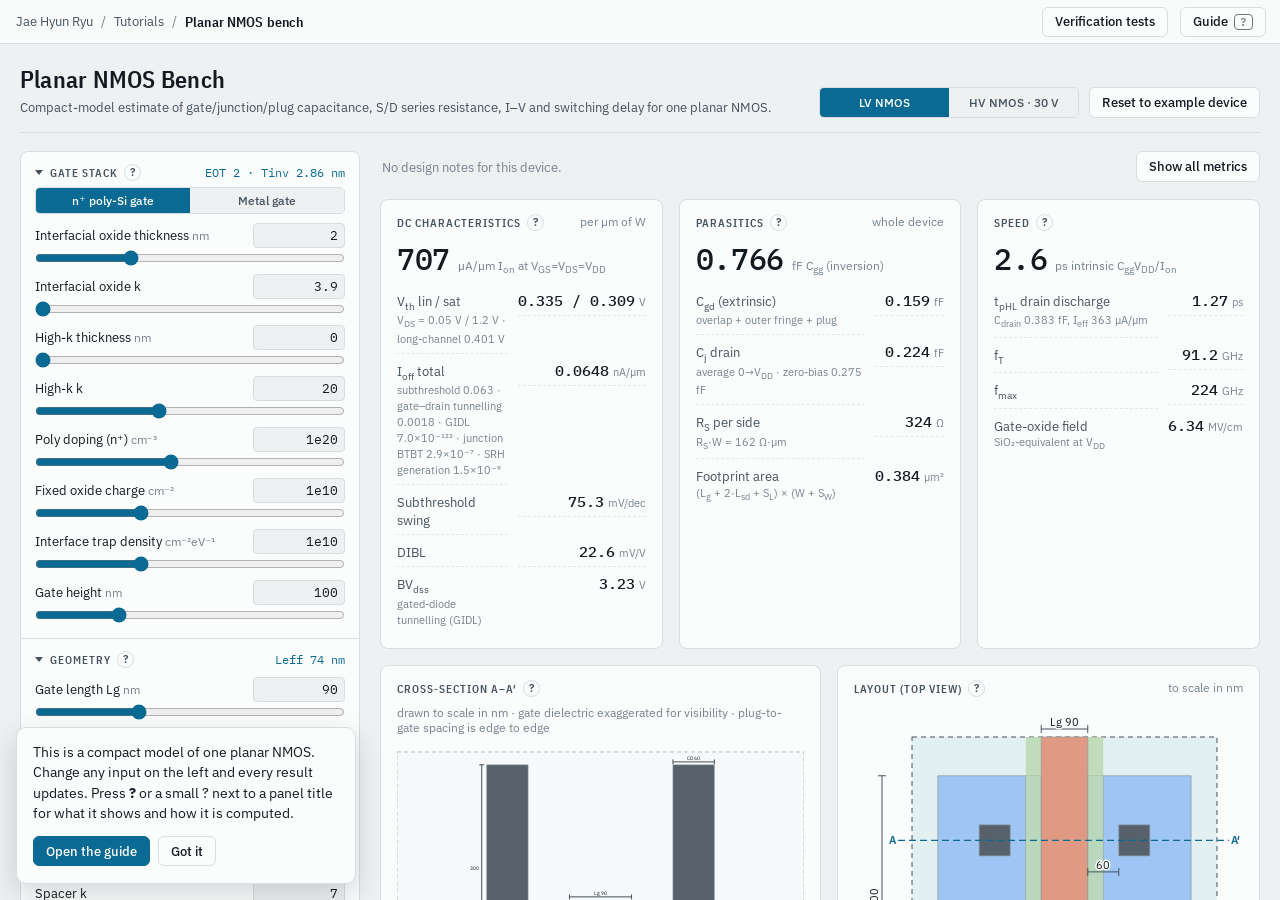
<file: tutorials/planar-nmos/simulator.html>
<!doctype html>
<html lang="en"><head><meta charset="utf-8"><title>Planar NMOS bench</title><meta http-equiv="refresh" content="0; url=./"><link rel="canonical" href="./"></head><body><p>The simulation moved to <a href="./">this page</a>.</p></body></html>
</file>
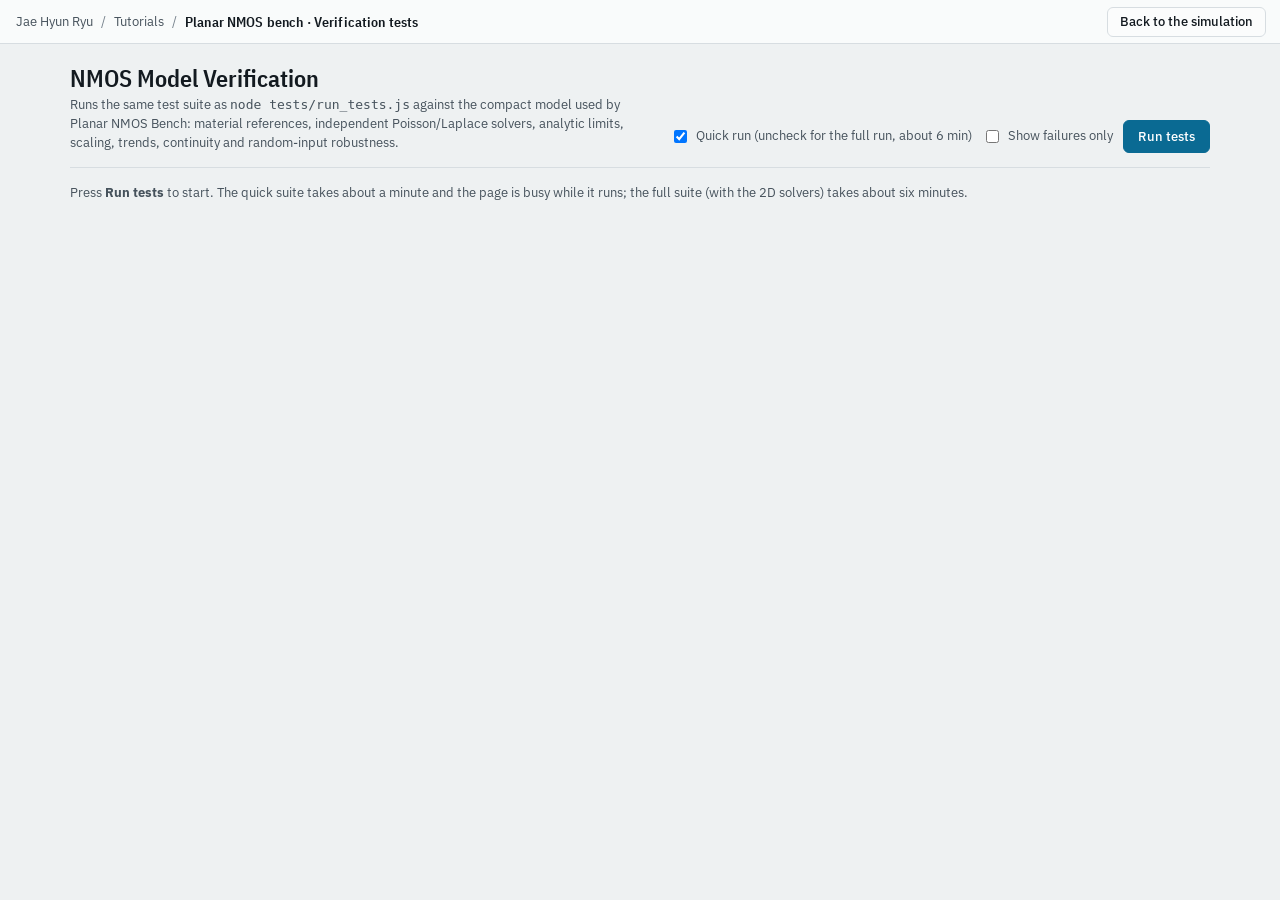
<file: tutorials/planar-nmos/tests.html>
<!doctype html>
<html lang="en"><head><meta charset="utf-8"><meta name="viewport" content="width=device-width,initial-scale=1"><title>Verification tests · Planar NMOS bench</title><style>body{margin:0}</style><link rel="stylesheet" href="../kit/shell.css">
</head><body>

<link rel="preconnect" href="https://fonts.googleapis.com">
<link rel="preconnect" href="https://fonts.gstatic.com" crossorigin>
<link rel="stylesheet" href="https://fonts.googleapis.com/css2?family=IBM+Plex+Mono:wght@400;500&family=IBM+Plex+Sans:wght@400;500;600&family=IBM+Plex+Sans+Condensed:wght@500;600&display=swap">
<style>
:root{
  --bg:#EEF1F2; --panel:#FBFCFC; --ink:#131A20; --ink2:#46525C; --muted:#76828C; --line:#D7DDE1; --grid:#E4E8EA;
  --accent:#0A6A93; --accent-ink:#FFFFFF;
  --pass:#0c7a0c; --pass-bg:#E3F3E3; --fail:#B42C2C; --fail-bg:#FBE6E6; --info:#1E6394; --info-bg:#E2EEF7;
  --mono:"IBM Plex Mono", ui-monospace, Menlo, monospace; --sans:"IBM Plex Sans", system-ui, -apple-system, "Segoe UI", sans-serif;
  --cond:"IBM Plex Sans Condensed","IBM Plex Sans",system-ui,sans-serif;
}
@media (prefers-color-scheme: dark){
  :root:not([data-theme="light"]){color-scheme:dark;
    --bg:#0E1316; --panel:#161D21; --ink:#E7ECEF; --ink2:#AAB5BD; --muted:#7D8993; --line:#29333A; --grid:#222B31;
    --accent:#4FB0D9; --accent-ink:#06151C;
    --pass:#5CCB5C; --pass-bg:#15301A; --fail:#F08080; --fail-bg:#3A1A1C; --info:#7DBDEB; --info-bg:#132A3A;}
}
:root[data-theme="dark"]{color-scheme:dark;
  --bg:#0E1316; --panel:#161D21; --ink:#E7ECEF; --ink2:#AAB5BD; --muted:#7D8993; --line:#29333A; --grid:#222B31;
  --accent:#4FB0D9; --accent-ink:#06151C;
  --pass:#5CCB5C; --pass-bg:#15301A; --fail:#F08080; --fail-bg:#3A1A1C; --info:#7DBDEB; --info-bg:#132A3A;}
*{box-sizing:border-box}
[hidden]{display:none!important}
body{margin:0;background:var(--bg);color:var(--ink);font:14px/1.45 var(--sans)}
.wrap{max-width:1180px;margin:0 auto;padding-inline:20px;padding-block:18px 40px}
header{display:flex;flex-wrap:wrap;gap:12px;align-items:flex-end;justify-content:space-between;border-bottom:1px solid var(--line);padding-bottom:14px;margin-bottom:16px}
h1{font:600 24px var(--cond);margin:0}
header p{margin:2px 0 0;color:var(--ink2);font-size:13px;max-width:70ch}
.bar{display:flex;flex-wrap:wrap;gap:10px;align-items:center}
button{font:500 13px var(--sans);border-radius:6px;padding:7px 14px;cursor:pointer;border:1px solid var(--line);background:var(--panel);color:var(--ink)}
button.primary{background:var(--accent);color:var(--accent-ink);border-color:var(--accent)}
button:focus-visible,input:focus-visible{outline:2px solid var(--accent);outline-offset:1px}
label.chk{font-size:13px;color:var(--ink2);display:flex;gap:6px;align-items:center}
.summary{display:flex;flex-wrap:wrap;gap:10px;margin-bottom:16px}
.pill{display:flex;gap:8px;align-items:baseline;padding:8px 14px;border-radius:8px;background:var(--panel);border:1px solid var(--line)}
.pill b{font:500 22px var(--mono)}
.pill span{font-size:12px;color:var(--ink2)}
.pill.pass b{color:var(--pass)} .pill.fail b{color:var(--fail)} .pill.info b{color:var(--info)}
.status{font-size:13px;color:var(--ink2);align-self:center}
section.grp{background:var(--panel);border:1px solid var(--line);border-radius:8px;margin-bottom:14px;overflow:hidden}
section.grp h2{font:600 11.5px var(--cond);letter-spacing:.08em;text-transform:uppercase;color:var(--ink2);margin:0;padding:10px 14px;border-bottom:1px solid var(--line);display:flex;justify-content:space-between;gap:8px}
section.grp h2 span{font:400 12px var(--mono);letter-spacing:0;text-transform:none}
.t{display:grid;grid-template-columns:62px minmax(0,1fr);gap:4px 12px;padding:9px 14px;border-bottom:1px solid var(--grid)}
.t:last-child{border-bottom:0}
.badge{font:600 11px var(--mono);text-align:center;border-radius:4px;padding:2px 0;align-self:start;margin-top:1px}
.badge.pass{color:var(--pass);background:var(--pass-bg)} .badge.fail{color:var(--fail);background:var(--fail-bg)} .badge.info{color:var(--info);background:var(--info-bg)}
.name{font-weight:500}
.kv{grid-column:2;display:grid;grid-template-columns:70px minmax(0,1fr);gap:1px 8px;font-size:12.5px}
.kv .k{color:var(--muted)}
.kv .v{font:12.5px var(--mono);overflow-wrap:anywhere}
.kv .note{font:12.5px var(--sans);color:var(--ink2)}
.mx-scroll{overflow-x:auto}
table#matrix{border-collapse:collapse;font-size:12px;min-width:100%}
#matrix th{font:500 11.5px var(--sans);color:var(--ink2);padding:6px 4px;text-align:center;white-space:nowrap;border-bottom:1px solid var(--line)}
#matrix th.row{text-align:left;padding-left:14px;font-weight:500;color:var(--ink);white-space:normal;min-width:180px}
#matrix td{text-align:center;padding:3px;border-bottom:1px solid var(--grid)}
#matrix td .c{display:inline-flex;flex-direction:column;align-items:center;justify-content:center;width:42px;height:34px;border-radius:5px;font-family:var(--mono);line-height:1}
#matrix td .c b{font-size:15px;font-weight:600}
#matrix td .c small{font-size:10px;margin-top:2px;opacity:.85}
#matrix td .c.ok{background:var(--pass-bg);color:var(--pass)}
#matrix td .c.bad{background:var(--fail-bg);color:var(--fail);outline:1.5px solid var(--fail)}
#matrix td .c.na{color:var(--muted)}
#matrix tr:hover th.row{color:var(--accent)}
.mx-key{display:flex;flex-wrap:wrap;gap:6px 16px;padding:10px 14px;font-size:12px;color:var(--ink2);border-top:1px solid var(--line)}
.mx-key i.k{display:inline-block;width:12px;height:12px;border-radius:3px;margin-right:5px;vertical-align:-2px}
.mx-key i.ok{background:var(--pass-bg);border:1px solid var(--pass)} .mx-key i.bad{background:var(--fail-bg);border:1px solid var(--fail)} .mx-key i.na{border:1px dashed var(--muted)}
@media (max-width:560px){.t{grid-template-columns:minmax(0,1fr)}.kv{grid-column:1}}
</style>

<div class="wrap">
  <header>
    <div>
      <h1>NMOS Model Verification</h1>
      <p>Runs the same test suite as <code>node tests/run_tests.js</code> against the compact model used by Planar NMOS Bench: material references, independent Poisson/Laplace solvers, analytic limits, scaling, trends, continuity and random-input robustness.</p>
    </div>
    <div class="bar">
      <label class="chk"><input type="checkbox" id="fast" checked> Quick run (uncheck for the full run, about 6 min)</label>
      <label class="chk"><input type="checkbox" id="onlyfail"> Show failures only</label>
      <button class="primary" id="run" type="button">Run tests</button>
    </div>
  </header>
  <div class="summary" id="summary"><span class="status" id="status">Loading…</span></div>
  <section class="grp mx" id="matrix-wrap" hidden>
    <h2>Trend matrix: raise each knob, which way should each output move?<span>big sign = expected from physics · small = model</span></h2>
    <div class="mx-scroll"><table id="matrix"></table></div>
    <div class="mx-key"><span><i class="k ok"></i>model follows the expected direction</span><span><i class="k bad"></i>model disagrees</span><span><i class="k na"></i>not graded (competing effects); model direction shown</span><span>+ rises · − falls · 0 unchanged · ± non-monotonic</span></div>
  </section>
  <div id="results"></div>
</div>

<script src="nmos_model.js"></script>
<script src="optimizer.js"></script>
<script src="tests/reference_solvers.js"></script>
<script src="tests/nmos_model.test.js"></script>
<script src="tests/trend_matrix.js"></script>
<script src="tests/hv_reference_data.js"></script>
<script>
(()=>{
const $=id=>document.getElementById(id);
const esc=s=>String(s).replace(/[&<>"]/g,c=>({"&":"&amp;","<":"&lt;",">":"&gt;",'"':"&quot;"}[c]));
let last=[];
const rng=v=>v>=1e4?v.toExponential(1).replace("e+","e"):String(+v.toPrecision(3));
function renderMatrix(TM){
  const M=NMOS_TRENDS.METRICS;
  $("matrix").innerHTML=`<thead><tr><th class="row">Knob ↑ (sweep window)</th>${M.map(m=>`<th>${esc(m.l)}</th>`).join("")}</tr></thead><tbody>`+
    TM.map(k=>`<tr title="${esc(k.why)}"><th class="row">${esc(k.name)}<br><small style="color:var(--muted);font-weight:400">${rng(k.range[0])} … ${rng(k.range[1])}</small></th>`+
      k.cells.map(c=>{const cls=c.ok===null?"na":(c.ok?"ok":"bad");
        const tip=`${c.label}: expected ${c.expected}, model ${c.seen} (${(+c.from.toPrecision(3))} → ${(+c.to.toPrecision(3))})`;
        return `<td><span class="c ${cls}" title="${esc(tip)}"><b>${c.ok===null?"·":esc(c.expected)}</b><small>${esc(c.seen)}</small></span></td>`;}).join("")+`</tr>`).join("")+`</tbody>`;
  $("matrix-wrap").hidden=false;
}
function render(){
  const only=$("onlyfail").checked;
  const groups=[...new Set(last.map(r=>r.group))];
  $("results").innerHTML=groups.map(g=>{
    const rs=last.filter(r=>r.group===g), shown=rs.filter(r=>!only||r.status==="fail");
    if(!shown.length) return "";
    const np=rs.filter(r=>r.status==="pass").length, nf=rs.filter(r=>r.status==="fail").length;
    return `<section class="grp"><h2>${esc(g)}<span>${np} pass · ${nf} fail</span></h2>`+shown.map(r=>`
      <div class="t"><div class="badge ${r.status}">${r.status.toUpperCase()}</div><div class="name">${esc(r.name)}</div>
      <div class="kv"><div class="k">expected</div><div class="v">${esc(r.expected)}</div><div class="k">got</div><div class="v">${esc(r.got)}</div>${r.note?`<div class="k">note</div><div class="note">${esc(r.note)}</div>`:""}</div></div>`).join("")+`</section>`;
  }).join("");
}
function run(){
  $("run").disabled=true; $("summary").innerHTML=`<span class="status">Running${$("fast").checked?" quick":""} suite… (the page is busy until it finishes)</span>`;
  setTimeout(()=>{
    const t0=performance.now();
    last=NMOS_TESTS.runAll(NMOS,NMOS_REF,{fast:$("fast").checked,TRENDS:NMOS_TRENDS,OPT:NMOS_OPT,HVREF:self.NMOS_HVREF});
    renderMatrix(NMOS_TRENDS.run(NMOS));
    const n=s=>last.filter(r=>r.status===s).length;
    $("summary").innerHTML=`<div class="pill pass"><b>${n("pass")}</b><span>passed</span></div><div class="pill fail"><b>${n("fail")}</b><span>failed</span></div><div class="pill info"><b>${n("info")}</b><span>reported only</span></div><span class="status">${((performance.now()-t0)/1000).toFixed(1)} s</span>`;
    render(); $("run").disabled=false;
  },30);
}
$("run").addEventListener("click",run);
$("onlyfail").addEventListener("change",render);
// not started automatically: the quick suite keeps the page busy for about a minute
$("summary").innerHTML=`<span class="status">Press <b>Run tests</b> to start. The quick suite takes about a minute and the page is busy while it runs; the full suite (with the 2D solvers) takes about six minutes.</span>`;
})();
</script>

<script>window.TUTORIAL={id:"planar-nmos-tests",title:"Planar NMOS bench · Verification tests",back:["./","Back to the simulation"]};</script>
<script src="../kit/shell.js"></script>
</body></html>
</file>
<file: tutorials/kit/gallery.css>
/* Tutorials index. Same material as the simulators: IBM Plex, cool grey bench, petrol blue. */
:root{
  --bg:#EEF1F2; --panel:#FBFCFC; --ink:#131A20; --ink2:#46525C; --muted:#76828C; --line:#D7DDE1;
  --accent:#0A6A93; --accent-soft:#DCEBF2; --accent-ink:#FFFFFF;
  --m-si:#E7E3D9; --m-np:#9EC5F4; --m-next:#C6DBF7; --m-ox:#CFE8EC; --m-poly:#E09A83; --m-sp:#B4D6A8; --m-w:#56616B; --m-edge:#8B959D; --m-ild:#F6F8F9;
  --sans:"IBM Plex Sans",system-ui,-apple-system,"Segoe UI",sans-serif; --cond:"IBM Plex Sans Condensed","IBM Plex Sans",sans-serif; --mono:"IBM Plex Mono",ui-monospace,monospace;
}
@media (prefers-color-scheme:dark){:root{
  color-scheme:dark; --bg:#0E1316; --panel:#161D21; --ink:#E7ECEF; --ink2:#AAB5BD; --muted:#7D8993; --line:#29333A;
  --accent:#4FB0D9; --accent-soft:#16303B; --accent-ink:#06151C;
  --m-si:#3A3731; --m-np:#2D5C93; --m-next:#264366; --m-ox:#1E3B42; --m-poly:#8A4B39; --m-sp:#3C5E36; --m-w:#A4B0BA; --m-edge:#56626B; --m-ild:#1A2227;
}}
*{box-sizing:border-box;margin:0;padding:0}
body{background:var(--bg);color:var(--ink);font:15px/1.55 var(--sans);-webkit-font-smoothing:antialiased}
a{color:var(--accent)}
:focus-visible{outline:2px solid var(--accent);outline-offset:2px;border-radius:3px}
.top{max-width:1040px;margin:0 auto;padding:18px 20px 0;display:flex;align-items:center;gap:16px;font-size:13.5px}
.top a{color:var(--ink2);text-decoration:none}
.top a:hover{color:var(--accent)}
.top .me{font:600 15px var(--cond);color:var(--ink)}
.head{max-width:1040px;margin:0 auto;padding:56px 20px 28px}
.head h1{font:600 clamp(34px,5vw,52px)/1.05 var(--cond);letter-spacing:-.01em}
.head p{margin-top:12px;max-width:62ch;color:var(--ink2);font-size:16.5px}
.list{max-width:1040px;margin:0 auto;padding:0 20px 64px;display:flex;flex-direction:column;gap:18px}
.item{display:grid;grid-template-columns:minmax(0,380px) minmax(0,1fr);background:var(--panel);border:1px solid var(--line);border-radius:10px;overflow:hidden}
.plate{display:block;position:relative;background:var(--m-ild);border-right:1px solid var(--line);min-height:220px}
.plate svg{position:absolute;inset:0;width:100%;height:100%;display:block}
.plate:hover .ring,.plate:focus-visible .ring{opacity:1}
.ring{position:absolute;inset:0;box-shadow:inset 0 0 0 2px var(--accent);opacity:0;transition:opacity .15s}
.text{padding:22px 26px 24px;display:flex;flex-direction:column;gap:10px;min-width:0}
.text h2{font:600 24px/1.15 var(--cond);letter-spacing:.005em}
.text h2 a{color:var(--ink);text-decoration:none}
.text h2 a:hover{color:var(--accent)}
.text .what{color:var(--ink2);max-width:60ch}
.facts{list-style:none;display:flex;flex-direction:column;gap:3px;font-size:14px;color:var(--ink)}
.facts li{padding-left:16px;position:relative}
.facts li::before{content:"";position:absolute;left:2px;top:.62em;width:6px;height:6px;border-radius:1px;background:var(--m-np);outline:1px solid var(--m-edge)}
.acts{display:flex;flex-wrap:wrap;align-items:center;gap:16px;margin-top:auto;padding-top:6px}
.go{display:inline-flex;align-items:center;height:36px;padding:0 16px;border-radius:6px;background:var(--accent);color:var(--accent-ink);font:500 14px var(--sans);text-decoration:none}
.go:hover{filter:brightness(1.08)}
.sub{font-size:14px;color:var(--ink2);text-decoration:none;border-bottom:1px solid var(--line)}
.sub:hover{color:var(--accent);border-color:var(--accent)}
.soon{border:1px dashed var(--line);border-radius:10px;padding:16px 20px;color:var(--muted);font-size:14px}
footer{max-width:1040px;margin:0 auto;padding:0 20px 40px;color:var(--muted);font-size:13px}
@media (max-width:760px){.item{grid-template-columns:minmax(0,1fr)}.plate{border-right:0;border-bottom:1px solid var(--line);min-height:190px}.head{padding-top:36px}}
</file>
<file: tutorials/kit/shell.css>
/* Tutorial shell: top bar, guide drawer, contextual help, first-visit hint.
   Uses the host page's tokens when present (--bg, --panel, --ink, --ink2, --muted, --line, --accent, --accent-soft,
   --accent-ink, --sans, --cond, --mono) and falls back to the same values otherwise. */
:root{
  --tk-bg:var(--bg,#EEF1F2); --tk-panel:var(--panel,#FBFCFC); --tk-ink:var(--ink,#131A20); --tk-ink2:var(--ink2,#46525C);
  --tk-muted:var(--muted,#76828C); --tk-line:var(--line,#D7DDE1); --tk-accent:var(--accent,#0A6A93);
  --tk-accent-soft:var(--accent-soft,#DCEBF2); --tk-accent-ink:var(--accent-ink,#FFFFFF);
  --tk-sans:var(--sans,"IBM Plex Sans",system-ui,sans-serif); --tk-cond:var(--cond,"IBM Plex Sans Condensed","IBM Plex Sans",sans-serif);
  --tk-mono:var(--mono,"IBM Plex Mono",ui-monospace,monospace);
  --tk-bar:44px; --tk-drawer:min(460px,100vw);
}
body.tk{padding-top:var(--tk-bar)}
.tk-bar{position:fixed;inset:0 0 auto 0;height:var(--tk-bar);z-index:900;display:flex;align-items:center;gap:12px;padding:0 14px 0 16px;
  background:color-mix(in srgb,var(--tk-panel) 88%,transparent);backdrop-filter:blur(8px);-webkit-backdrop-filter:blur(8px);border-bottom:1px solid var(--tk-line);font:13px var(--tk-sans);color:var(--tk-ink)}
.tk-crumbs{display:flex;align-items:center;gap:8px;min-width:0;white-space:nowrap;overflow:hidden}
.tk-crumbs a{color:var(--tk-ink2);text-decoration:none}
.tk-crumbs a:hover{color:var(--tk-accent)}
.tk-crumbs .sep{color:var(--tk-muted)}
.tk-crumbs b{font:600 14px var(--tk-cond);letter-spacing:.01em;color:var(--tk-ink);overflow:hidden;text-overflow:ellipsis}
.tk-sp{flex:1}
.tk-btn{display:inline-flex;align-items:center;gap:6px;height:30px;padding:0 12px;border-radius:6px;border:1px solid var(--tk-line);background:var(--tk-panel);color:var(--tk-ink);font:500 13px var(--tk-sans);text-decoration:none;cursor:pointer}
.tk-btn:hover{border-color:var(--tk-accent);color:var(--tk-accent)}
.tk-btn.on{background:var(--tk-accent);border-color:var(--tk-accent);color:var(--tk-accent-ink)}
.tk-btn kbd{font:500 11px var(--tk-mono);padding:0 5px;border:1px solid currentColor;border-radius:4px;opacity:.6}
.tk-btn:focus-visible,.tk-help:focus-visible,.tk-drawer a:focus-visible,.tk-drawer button:focus-visible{outline:2px solid var(--tk-accent);outline-offset:2px}
@media (max-width:640px){.tk-crumbs .home,.tk-crumbs .sep.first,.tk-btn kbd,.tk-hide-sm{display:none}}

/* drawer */
.tk-drawer{position:fixed;top:var(--tk-bar);right:0;bottom:0;width:var(--tk-drawer);z-index:901;background:var(--tk-panel);border-left:1px solid var(--tk-line);
  transform:translateX(100%);transition:transform .22s ease;display:flex;flex-direction:column;color:var(--tk-ink);font:14px/1.6 var(--tk-sans)}
.tk-drawer.open{transform:none;box-shadow:-12px 0 32px rgba(10,20,30,.12)}
@media (prefers-reduced-motion:reduce){.tk-drawer{transition:none}}
/* side-by-side only when the page still has room for its own layout; otherwise the drawer overlays */
@media (min-width:1720px){body.tk-guide-open{padding-right:var(--tk-drawer)}}
.tk-dh{display:flex;align-items:center;gap:8px;padding:10px 12px 10px 18px;border-bottom:1px solid var(--tk-line)}
.tk-dh h2{font:600 15px var(--tk-cond);margin:0;flex:1}
.tk-x{width:30px;height:30px;border-radius:6px;border:1px solid transparent;background:none;color:var(--tk-ink2);font-size:18px;line-height:1;cursor:pointer}
.tk-x:hover{border-color:var(--tk-line);color:var(--tk-ink)}
.tk-toc{display:flex;flex-wrap:wrap;gap:6px;padding:10px 18px;border-bottom:1px solid var(--tk-line)}
.tk-toc a{font:500 12px var(--tk-sans);color:var(--tk-ink2);text-decoration:none;padding:3px 9px;border-radius:999px;background:var(--tk-bg);border:1px solid transparent}
.tk-toc a:hover{color:var(--tk-accent);border-color:var(--tk-line)}
.tk-toc a.cur{color:var(--tk-accent-ink);background:var(--tk-accent)}
.tk-body{overflow:auto;padding:6px 22px 40px;}
.tk-body section{padding:16px 0 18px;border-bottom:1px solid var(--tk-line);scroll-margin-top:8px}
.tk-body section:last-child{border-bottom:0}
.tk-body .flash{animation:tkflash 1.2s ease}
@keyframes tkflash{0%{background:var(--tk-accent-soft)}100%{background:transparent}}
@media (prefers-reduced-motion:reduce){.tk-body .flash{animation:none}}
.tk-body h3{font:600 17px var(--tk-cond);margin:0 0 6px;letter-spacing:.005em}
.tk-body h4{font:600 13.5px var(--tk-sans);margin:12px 0 2px}
.tk-body p{margin:6px 0;color:var(--tk-ink)}
.tk-body ul,.tk-body ol{margin:6px 0;padding-left:20px}
.tk-body li{margin:3px 0}
.tk-body .eq{font:12.5px/1.55 var(--tk-mono);background:var(--tk-bg);border-radius:6px;padding:8px 10px;margin:8px 0;overflow-x:auto;white-space:nowrap}
.tk-body .try{border-left:3px solid var(--tk-accent);background:var(--tk-accent-soft);padding:8px 12px;border-radius:0 6px 6px 0;margin:10px 0}
.tk-body .caveat{border-left:3px solid var(--warn-dot,#E0A100);background:var(--warn-bg,#FFF4DA);color:var(--warn-ink,#6B4A00);padding:8px 12px;border-radius:0 6px 6px 0;margin:10px 0}
.tk-body table{border-collapse:collapse;width:100%;font-size:13px;margin:8px 0}
.tk-body th,.tk-body td{border-bottom:1px solid var(--tk-line);padding:5px 6px;text-align:left;vertical-align:top}
.tk-body th{font-weight:600;color:var(--tk-ink2)}
.tk-body a{color:var(--tk-accent)}

/* contextual help buttons placed in panel headings */
.tk-help{display:inline-flex;align-items:center;justify-content:center;width:17px;height:17px;margin-left:6px;border-radius:50%;border:1px solid var(--tk-line);
  background:var(--tk-panel);color:var(--tk-ink2);font:600 10.5px/1 var(--tk-sans);letter-spacing:0;text-transform:none;cursor:pointer;vertical-align:1px;padding:0}
.tk-help:hover{border-color:var(--tk-accent);color:var(--tk-accent)}

/* first-visit hint */
.tk-hint{position:fixed;left:16px;bottom:16px;z-index:902;max-width:340px;background:var(--tk-panel);border:1px solid var(--tk-line);border-radius:10px;padding:14px 16px;
  box-shadow:0 10px 30px rgba(10,20,30,.16);font:13.5px/1.5 var(--tk-sans);color:var(--tk-ink)}
.tk-hint p{margin:0 0 10px}
.tk-hint .row{display:flex;gap:8px}
</file>
